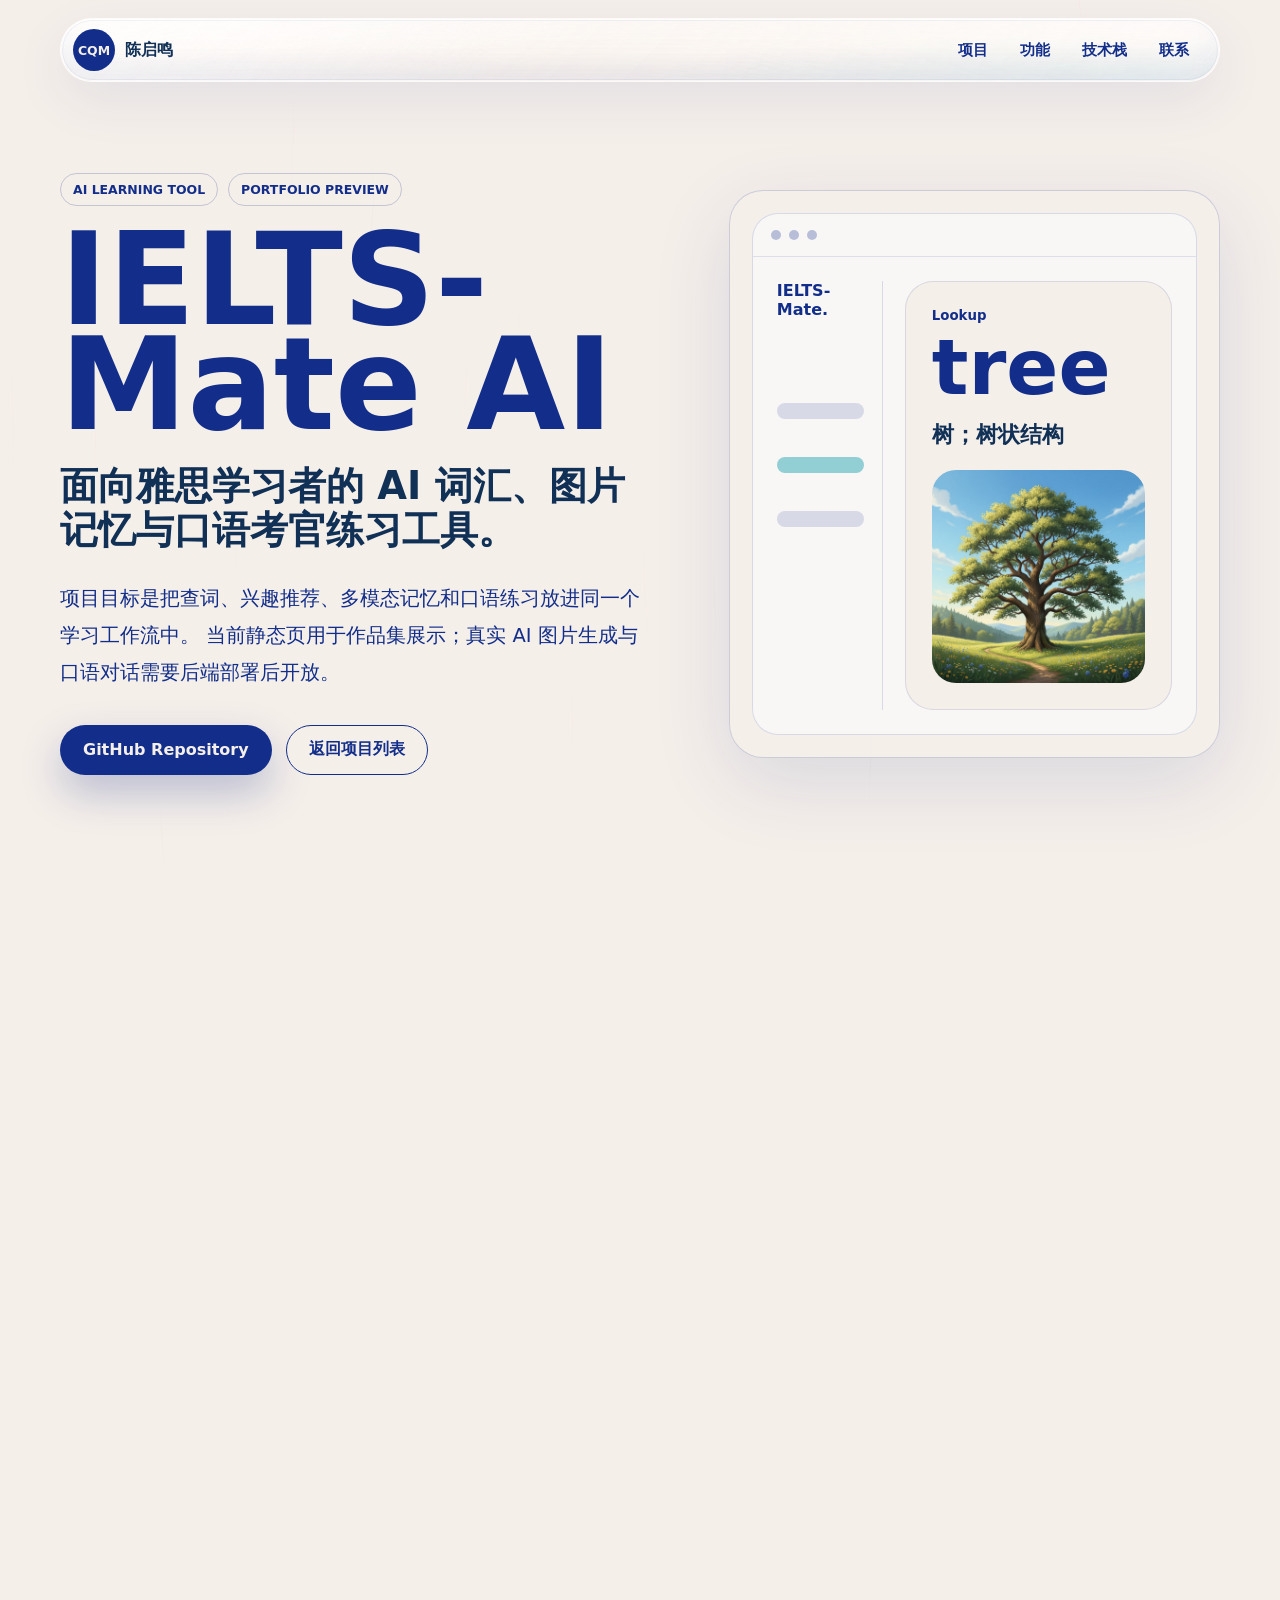
<file: ielts-mate.html>
<!doctype html>
<html lang="zh-CN">
  <head>
    <meta charset="UTF-8" />
    <meta name="viewport" content="width=device-width, initial-scale=1.0" />
    <meta
      name="description"
      content="IELTS-Mate AI 项目展示：面向雅思学习者的 AI 词汇、图片记忆与口语考官工具。"
    />
    <title>IELTS-Mate AI | 陈启鸣</title>
    <link
      rel="icon"
      href="data:image/svg+xml,%3Csvg xmlns='http://www.w3.org/2000/svg' viewBox='0 0 64 64'%3E%3Crect width='64' height='64' rx='12' fill='%23122E8A'/%3E%3Cpath d='M15 42V22h14v5h-8v10h8v5H15Zm18 0V22h6l5 8 5-8h6v20h-6V32l-4 6h-2l-4-6v10h-6Z' fill='%23F5EFEA'/%3E%3C/svg%3E"
    />
    <link rel="stylesheet" href="./styles.css?v=20260512-glass" />
    <style>
      .case-hero {
        min-height: 100svh;
        display: grid;
        grid-template-columns: minmax(0, 0.94fr) minmax(320px, 0.78fr);
        align-items: center;
        gap: clamp(34px, 6vw, 86px);
        padding: 122px 0 74px;
      }

      .case-kicker {
        display: inline-flex;
        gap: 10px;
        flex-wrap: wrap;
        margin-bottom: 22px;
      }

      .case-kicker span {
        padding: 8px 12px;
        border: 1px solid rgba(18, 46, 138, 0.22);
        border-radius: 999px;
        color: var(--deep-blue);
        font-family: var(--font-display);
        font-size: 0.78rem;
        font-weight: 900;
        text-transform: uppercase;
      }

      .case-title {
        margin-bottom: 28px;
        font-size: clamp(4rem, 10vw, 8.6rem);
      }

      .case-title span {
        max-width: 860px;
        font-size: clamp(1.58rem, 3vw, 3rem);
      }

      .case-panel {
        position: relative;
        overflow: hidden;
        min-height: 560px;
        padding: 22px;
        border: 1px solid rgba(18, 46, 138, 0.18);
        border-radius: 34px;
        background: rgba(245, 239, 234, 0.68);
        box-shadow: var(--shadow);
      }

      .case-window {
        min-height: 516px;
        border: 1px solid rgba(18, 46, 138, 0.14);
        border-radius: 26px;
        background: #f8f7f6;
        overflow: hidden;
      }

      .case-window-top {
        display: flex;
        gap: 8px;
        padding: 16px 18px;
        border-bottom: 1px solid rgba(18, 46, 138, 0.12);
      }

      .case-dot {
        width: 10px;
        height: 10px;
        border-radius: 50%;
        background: var(--deep-blue);
        opacity: 0.28;
      }

      .case-screen {
        display: grid;
        grid-template-columns: 106px 1fr;
        gap: 22px;
        padding: 24px;
      }

      .case-side {
        border-right: 1px solid rgba(18, 46, 138, 0.14);
        padding-right: 18px;
      }

      .case-logo {
        margin-bottom: 84px;
        color: var(--deep-blue);
        font-weight: 900;
      }

      .case-line {
        height: 16px;
        margin-bottom: 38px;
        border-radius: 999px;
        background: rgba(18, 46, 138, 0.14);
      }

      .case-line.active {
        background: var(--water-blue);
      }

      .lookup-card {
        align-self: center;
        padding: 26px;
        border: 1px solid rgba(18, 46, 138, 0.12);
        border-radius: 28px;
        background: var(--cream);
      }

      .lookup-card small {
        display: block;
        margin-bottom: 10px;
        color: var(--deep-blue);
        font-family: var(--font-display);
        font-weight: 900;
      }

      .lookup-card h2 {
        margin: 0;
        color: var(--deep-blue);
        font-family: var(--font-display);
        font-size: clamp(3rem, 6vw, 5.2rem);
        line-height: 0.92;
      }

      .lookup-card strong {
        display: block;
        margin: 16px 0 20px;
        color: var(--ink-blue);
        font-size: 1.38rem;
      }

      .mock-image {
        aspect-ratio: 1;
        display: grid;
        place-items: center;
        border-radius: 24px;
        color: var(--deep-blue);
        background:
          linear-gradient(135deg, rgba(145, 207, 213, 0.72), rgba(241, 221, 223, 0.88)),
          repeating-linear-gradient(45deg, rgba(18, 46, 138, 0.08) 0 8px, rgba(245, 239, 234, 0.72) 8px 16px);
        font-weight: 900;
        text-align: center;
        overflow: hidden;
      }

      .mock-image img {
        width: 100%;
        height: 100%;
        object-fit: cover;
        display: block;
      }

      .case-section {
        padding: 94px 0;
      }

      .case-grid {
        display: grid;
        grid-template-columns: repeat(3, minmax(0, 1fr));
        gap: 18px;
      }

      .case-card {
        min-height: 210px;
        padding: 26px;
        border: 1px solid rgba(18, 46, 138, 0.18);
        border-radius: 28px;
        background: rgba(245, 239, 234, 0.72);
        box-shadow: 0 18px 48px rgba(18, 46, 138, 0.08);
      }

      .case-card h3 {
        margin-bottom: 14px;
        color: var(--deep-blue);
        font-size: 1.35rem;
      }

      .case-card p,
      .case-note {
        color: var(--ink-blue);
        line-height: 1.85;
      }

      .tech-strip {
        display: flex;
        flex-wrap: wrap;
        gap: 12px;
      }

      .tech-strip span {
        padding: 12px 16px;
        border: 1px solid rgba(18, 46, 138, 0.2);
        border-radius: 999px;
        color: var(--cream);
        background: var(--deep-blue);
        font-weight: 900;
      }

      .case-note {
        margin-top: 34px;
        padding: 24px 26px;
        border-left: 5px solid var(--red);
        border-radius: 24px;
        background: rgba(255, 255, 255, 0.32);
      }

      .case-actions {
        display: flex;
        flex-wrap: wrap;
        gap: 14px;
        margin-top: 34px;
      }

      @media (max-width: 900px) {
        .case-hero,
        .case-grid {
          grid-template-columns: 1fr;
        }

        .case-panel {
          min-height: auto;
        }

        .case-screen {
          grid-template-columns: 1fr;
        }

        .case-side {
          display: none;
        }
      }
    </style>
  </head>
  <body>
    <div class="site-shell">
      <svg class="liquid-glass-filter" aria-hidden="true" focusable="false">
        <filter id="liquidGlass">
          <feTurbulence type="fractalNoise" baseFrequency="0.012 0.032" numOctaves="2" seed="7" result="noise" />
          <feDisplacementMap in="SourceGraphic" in2="noise" scale="7" xChannelSelector="R" yChannelSelector="G" />
        </filter>
      </svg>
      <canvas class="flow-field" id="flowField" aria-hidden="true"></canvas>

      <header class="topbar" data-reveal>
        <a class="brand" href="./index.html#top" aria-label="返回陈启鸣个人网站首页">
          <span class="brand-mark">CQM</span>
          <span class="brand-name">陈启鸣</span>
        </a>
        <nav class="nav" aria-label="项目页导航">
          <a href="./index.html#projects">项目</a>
          <a href="#features">功能</a>
          <a href="#stack">技术栈</a>
          <a href="./index.html#contact">联系</a>
        </nav>
      </header>

      <main id="top">
        <section class="case-hero section-wrap">
          <div>
            <div class="case-kicker" data-reveal>
              <span>AI Learning Tool</span>
              <span>Portfolio Preview</span>
            </div>
            <h1 class="case-title" data-reveal>
              IELTS-Mate AI
              <span>面向雅思学习者的 AI 词汇、图片记忆与口语考官练习工具。</span>
            </h1>
            <p class="hero-intro" data-reveal>
              项目目标是把查词、兴趣推荐、多模态记忆和口语练习放进同一个学习工作流中。
              当前静态页用于作品集展示；真实 AI 图片生成与口语对话需要后端部署后开放。
            </p>
            <div class="hero-actions" data-reveal>
              <a class="btn primary magnetic" href="https://github.com/R0xy-152/IELTS-Mate-AI">GitHub Repository</a>
              <a class="btn secondary magnetic" href="./index.html#projects">返回项目列表</a>
            </div>
          </div>

          <div class="case-panel" data-reveal>
            <div class="case-window">
              <div class="case-window-top">
                <span class="case-dot"></span>
                <span class="case-dot"></span>
                <span class="case-dot"></span>
              </div>
              <div class="case-screen">
                <div class="case-side">
                  <div class="case-logo">IELTS-Mate.</div>
                  <div class="case-line"></div>
                  <div class="case-line active"></div>
                  <div class="case-line"></div>
                </div>
                <div class="lookup-card">
                  <small>Lookup</small>
                  <h2>tree</h2>
                  <strong>树；树状结构</strong>
                  <div class="mock-image">
                    <img src="./ielts-tree-generated.jpg" alt="AI 生成的 tree 单词插图">
                  </div>
                </div>
              </div>
            </div>
          </div>
        </section>

        <section class="case-section section-wrap" id="features">
          <div class="section-heading" data-reveal>
            <p class="eyebrow">Product Design</p>
            <h2>从“查单词”扩展到“记住并使用单词”</h2>
          </div>
          <div class="case-grid">
            <article class="case-card" data-reveal>
              <h3>个性化推荐</h3>
              <p>用户可以选择兴趣标签，首页每日单词按任意标签匹配生成，默认覆盖编程、科技和金融。</p>
            </article>
            <article class="case-card" data-reveal>
              <h3>稳定查词链路</h3>
              <p>查词结果结合本地缓存、词典 API、本地 fallback、免费翻译服务和 Gemini，降低网络波动影响。</p>
            </article>
            <article class="case-card" data-reveal>
              <h3>AI 图片记忆</h3>
              <p>后端支持 Gemini 图片模型，根据单词和语义生成插图，并用每 IP 每天一次限制控制公开 Demo 成本。</p>
            </article>
            <article class="case-card" data-reveal>
              <h3>雅思口语考官</h3>
              <p>实验性口语模块模拟 IELTS examiner，支持双向对话、语音输入输出和评价反馈。</p>
            </article>
            <article class="case-card" data-reveal>
              <h3>部署安全</h3>
              <p>API key 只保存在后端环境变量中，不放进前端或 GitHub；静态页面只展示项目，不调用敏感接口。</p>
            </article>
            <article class="case-card" data-reveal>
              <h3>测试覆盖</h3>
              <p>后端核心流程使用 pytest 覆盖，包括每日单词、查词、图片额度、偏好设置和口语功能。</p>
            </article>
          </div>
        </section>

        <section class="case-section section-wrap" id="stack">
          <div class="section-heading" data-reveal>
            <p class="eyebrow">Implementation</p>
            <h2>轻量全栈原型，保留上线扩展空间</h2>
          </div>
          <div class="tech-strip" data-reveal>
            <span>FastAPI</span>
            <span>SQLite / SQLAlchemy</span>
            <span>Vanilla JavaScript</span>
            <span>Gemini API</span>
            <span>pytest</span>
            <span>Render-ready config</span>
          </div>
          <p class="case-note" data-reveal>
            今天这个页面可以直接作为静态作品集页面部署。后续如果接入 Render、Railway 或 VPS，
            可以把这里的 GitHub 链接旁边再加一个 Live Demo 入口，让访客实际体验 AI 图片生成和口语对话。
          </p>
          <div class="case-actions" data-reveal>
            <a class="btn primary magnetic" href="https://github.com/R0xy-152/IELTS-Mate-AI">查看代码</a>
            <a class="btn secondary magnetic" href="./index.html#contact">联系我</a>
          </div>
        </section>
      </main>
    </div>

    <script src="./script.js?v=20260512-final"></script>
  </body>
</html>
</file>
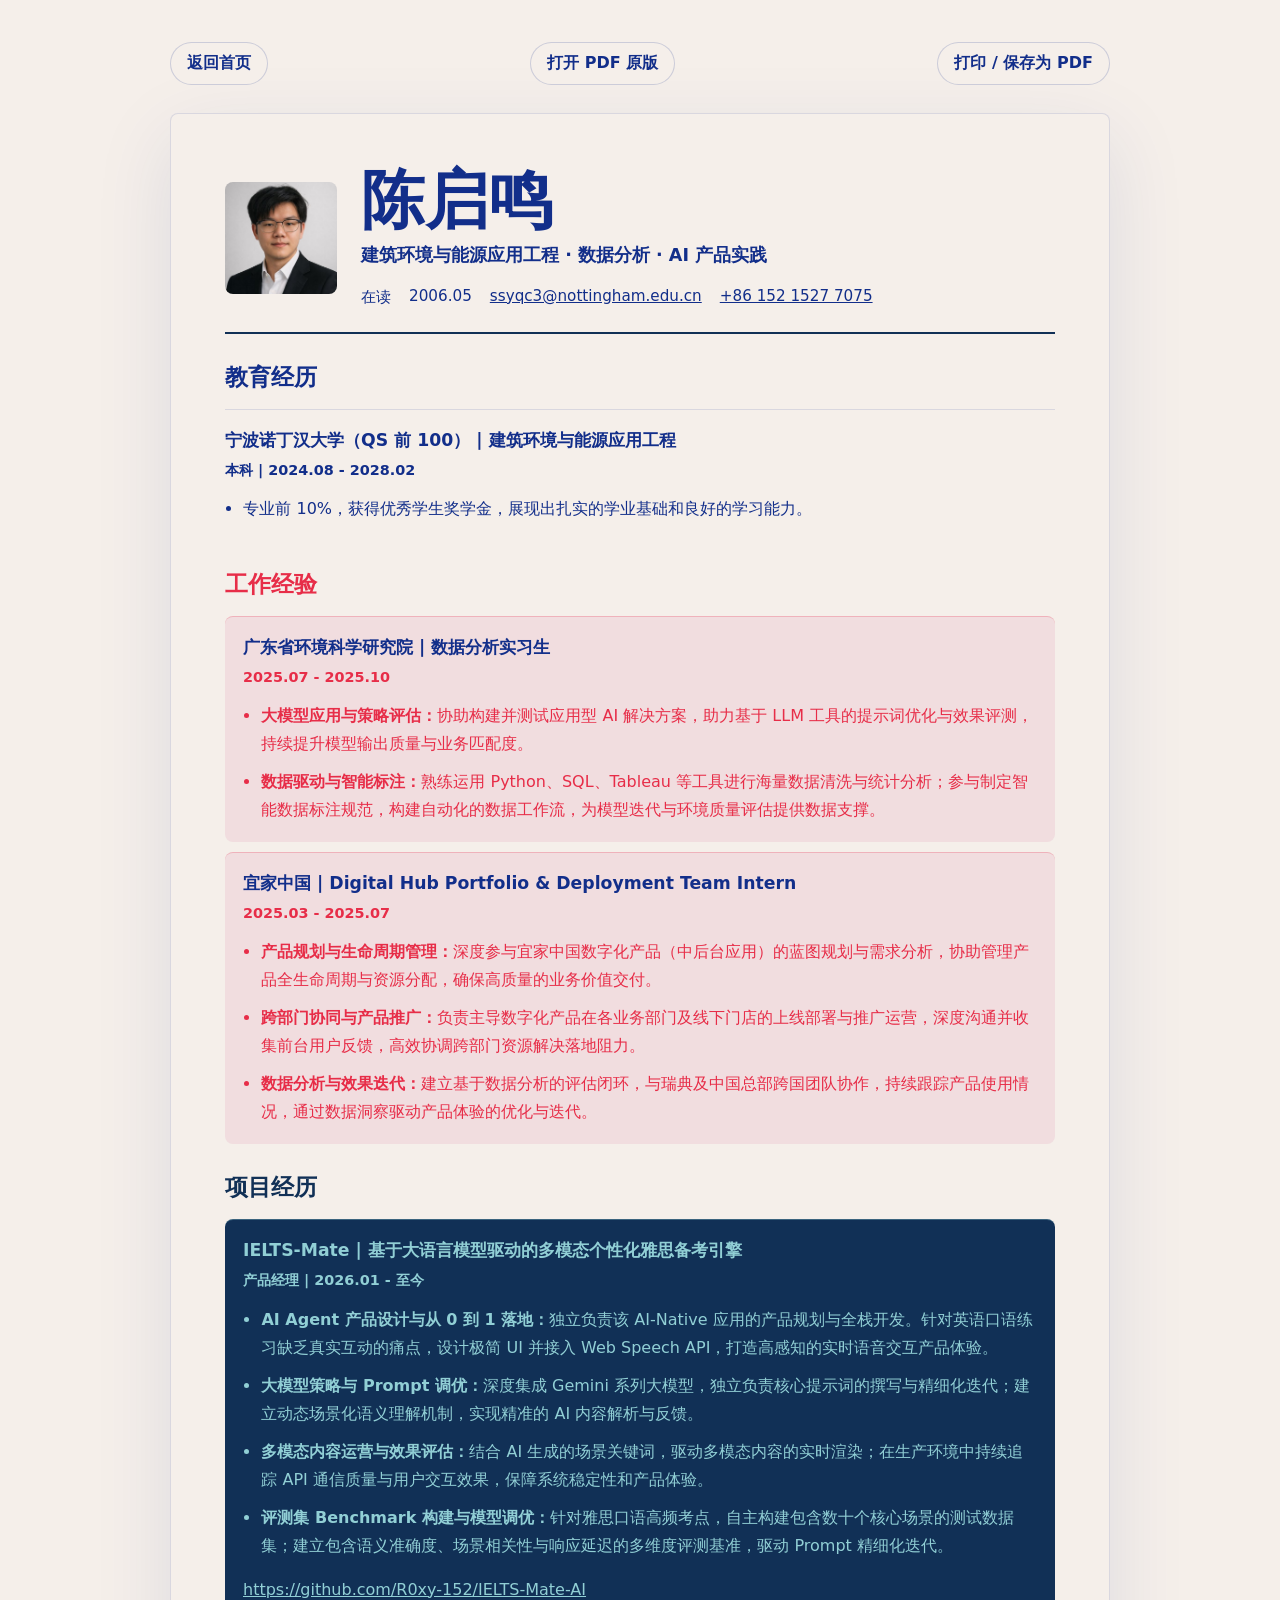
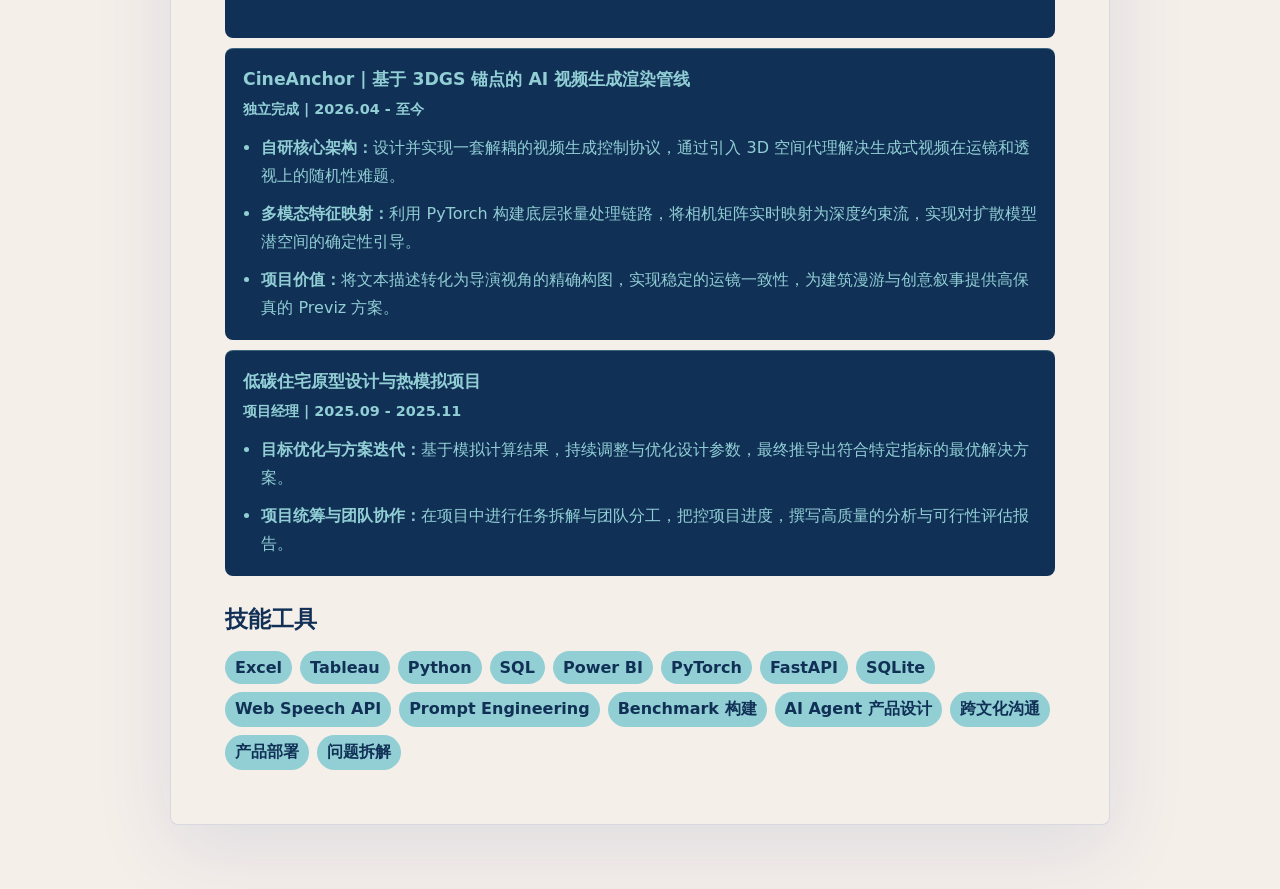
<file: resume.html>
<!doctype html>
<html lang="zh-CN">
  <head>
    <meta charset="UTF-8" />
    <meta name="viewport" content="width=device-width, initial-scale=1.0" />
    <title>陈启鸣 | 简历</title>
    <style>
      :root {
        --cream: #f5efea;
        --deep-blue: #122e8a;
        --ink-blue: #113056;
        --water-blue: #91cfd5;
        --soft-rose: #f1dddf;
        --red: #e72d48;
        --ink: #122e8a;
        --muted: #122e8a;
      }

      * {
        box-sizing: border-box;
      }

      body {
        margin: 0;
        color: var(--deep-blue);
        background: var(--cream);
        font-family: "PingFang SC", "Hiragino Sans GB", "Microsoft YaHei", system-ui, sans-serif;
        letter-spacing: 0;
      }

      a {
        color: inherit;
      }

      .page {
        width: min(940px, calc(100% - 32px));
        margin: 0 auto;
        padding: 42px 0 64px;
      }

      .toolbar {
        display: flex;
        justify-content: space-between;
        gap: 16px;
        margin-bottom: 28px;
      }

      .toolbar a,
      .toolbar button {
        border: 1px solid rgba(18, 46, 138, 0.18);
        border-radius: 999px;
        background: var(--cream);
        color: var(--deep-blue);
        cursor: pointer;
        font: inherit;
        font-weight: 800;
        padding: 10px 16px;
        text-decoration: none;
      }

      .sheet {
        padding: clamp(24px, 5vw, 54px);
        border: 1px solid rgba(18, 46, 138, 0.12);
        border-radius: 8px;
        background: var(--cream);
        box-shadow: 0 24px 80px rgba(18, 46, 138, 0.1);
      }

      .header {
        display: grid;
        grid-template-columns: 112px 1fr;
        gap: 24px;
        align-items: center;
        padding-bottom: 24px;
        border-bottom: 2px solid var(--ink-blue);
      }

      .avatar {
        width: 112px;
        aspect-ratio: 1;
        border-radius: 8px;
        object-fit: cover;
        object-position: 50% 20%;
      }

      h1 {
        margin: 0 0 8px;
        color: var(--deep-blue);
        font-size: clamp(2.2rem, 7vw, 4rem);
        line-height: 1;
      }

      .subtitle {
        margin: 0 0 16px;
        color: var(--deep-blue);
        font-size: 1.1rem;
        font-weight: 800;
      }

      .contact {
        display: flex;
        flex-wrap: wrap;
        gap: 8px 18px;
        color: var(--deep-blue);
        font-size: 0.95rem;
      }

      section {
        padding-top: 28px;
      }

      h2 {
        margin: 0 0 16px;
        color: var(--deep-blue);
        font-size: 1.45rem;
      }

      h3 {
        margin: 0 0 6px;
        color: var(--deep-blue);
        font-size: 1.08rem;
      }

      .meta {
        margin: 0 0 12px;
        color: inherit;
        font-size: 0.9rem;
        font-weight: 800;
      }

      p,
      li {
        color: inherit;
        line-height: 1.75;
      }

      ul {
        margin: 0;
        padding-left: 1.15rem;
      }

      li + li,
      .item + .item {
        margin-top: 10px;
      }

      .item {
        padding: 18px 0;
        border-top: 1px solid rgba(18, 46, 138, 0.12);
      }

      section:nth-of-type(2) h2 {
        color: var(--red);
      }

      section:nth-of-type(2) .item {
        color: var(--red);
        border-color: rgba(231, 45, 72, 0.24);
        background: var(--soft-rose);
        padding: 18px;
        border-radius: 8px;
      }

      section:nth-of-type(3) h2 {
        color: var(--ink-blue);
      }

      section:nth-of-type(3) .item {
        color: var(--water-blue);
        border-color: rgba(145, 207, 213, 0.32);
        background: var(--ink-blue);
        padding: 18px;
        border-radius: 8px;
      }

      section:nth-of-type(3) .item h3,
      section:nth-of-type(3) .item .meta,
      section:nth-of-type(3) .item a {
        color: var(--water-blue);
      }

      section:nth-of-type(4) h2 {
        color: var(--ink-blue);
      }

      .tags {
        display: flex;
        flex-wrap: wrap;
        gap: 8px;
        margin-top: 12px;
      }

      .tags span {
        display: inline-flex;
        padding: 7px 10px;
        border-radius: 999px;
        color: var(--ink-blue);
        background: var(--water-blue);
        font-weight: 800;
        transition: transform 220ms ease, box-shadow 220ms ease, background 220ms ease;
      }

      .tags span:hover {
        background: var(--ink-blue);
        color: var(--water-blue);
        transform: translateY(-3px) scale(1.04);
        box-shadow: 0 14px 32px rgba(17, 48, 86, 0.18);
      }

      @media print {
        body {
          background: #fff;
        }

        .page {
          width: 100%;
          padding: 0;
        }

        .toolbar {
          display: none;
        }

        .sheet {
          box-shadow: none;
          border: 0;
        }
      }

      @media (max-width: 640px) {
        .header {
          grid-template-columns: 1fr;
        }
      }
    </style>
  </head>
  <body>
    <main class="page">
      <div class="toolbar">
        <a href="./index.html">返回首页</a>
        <a href="./resume.pdf">打开 PDF 原版</a>
        <button onclick="window.print()">打印 / 保存为 PDF</button>
      </div>

      <article class="sheet">
        <header class="header">
          <img class="avatar" src="./CQM.jpg" alt="陈启鸣肖像照" />
          <div>
            <h1>陈启鸣</h1>
            <p class="subtitle">建筑环境与能源应用工程 · 数据分析 · AI 产品实践</p>
            <div class="contact">
              <span>在读</span>
              <span>2006.05</span>
              <a href="mailto:ssyqc3@nottingham.edu.cn">ssyqc3@nottingham.edu.cn</a>
              <a href="tel:+8615215277075">+86 152 1527 7075</a>
            </div>
          </div>
        </header>

        <section>
          <h2>教育经历</h2>
          <div class="item">
            <h3>宁波诺丁汉大学（QS 前 100） | 建筑环境与能源应用工程</h3>
            <p class="meta">本科 | 2024.08 - 2028.02</p>
            <ul>
              <li>专业前 10%，获得优秀学生奖学金，展现出扎实的学业基础和良好的学习能力。</li>
            </ul>
          </div>
        </section>

        <section>
          <h2>工作经验</h2>
          <div class="item">
            <h3>广东省环境科学研究院 | 数据分析实习生</h3>
            <p class="meta">2025.07 - 2025.10</p>
            <ul>
              <li><strong>大模型应用与策略评估：</strong>协助构建并测试应用型 AI 解决方案，助力基于 LLM 工具的提示词优化与效果评测，持续提升模型输出质量与业务匹配度。</li>
              <li><strong>数据驱动与智能标注：</strong>熟练运用 Python、SQL、Tableau 等工具进行海量数据清洗与统计分析；参与制定智能数据标注规范，构建自动化的数据工作流，为模型迭代与环境质量评估提供数据支撑。</li>
            </ul>
          </div>
          <div class="item">
            <h3>宜家中国 | Digital Hub Portfolio & Deployment Team Intern</h3>
            <p class="meta">2025.03 - 2025.07</p>
            <ul>
              <li><strong>产品规划与生命周期管理：</strong>深度参与宜家中国数字化产品（中后台应用）的蓝图规划与需求分析，协助管理产品全生命周期与资源分配，确保高质量的业务价值交付。</li>
              <li><strong>跨部门协同与产品推广：</strong>负责主导数字化产品在各业务部门及线下门店的上线部署与推广运营，深度沟通并收集前台用户反馈，高效协调跨部门资源解决落地阻力。</li>
              <li><strong>数据分析与效果迭代：</strong>建立基于数据分析的评估闭环，与瑞典及中国总部跨国团队协作，持续跟踪产品使用情况，通过数据洞察驱动产品体验的优化与迭代。</li>
            </ul>
          </div>
        </section>

        <section>
          <h2>项目经历</h2>
          <div class="item">
            <h3>IELTS-Mate | 基于大语言模型驱动的多模态个性化雅思备考引擎</h3>
            <p class="meta">产品经理 | 2026.01 - 至今</p>
            <ul>
              <li><strong>AI Agent 产品设计与从 0 到 1 落地：</strong>独立负责该 AI-Native 应用的产品规划与全栈开发。针对英语口语练习缺乏真实互动的痛点，设计极简 UI 并接入 Web Speech API，打造高感知的实时语音交互产品体验。</li>
              <li><strong>大模型策略与 Prompt 调优：</strong>深度集成 Gemini 系列大模型，独立负责核心提示词的撰写与精细化迭代；建立动态场景化语义理解机制，实现精准的 AI 内容解析与反馈。</li>
              <li><strong>多模态内容运营与效果评估：</strong>结合 AI 生成的场景关键词，驱动多模态内容的实时渲染；在生产环境中持续追踪 API 通信质量与用户交互效果，保障系统稳定性和产品体验。</li>
              <li><strong>评测集 Benchmark 构建与模型调优：</strong>针对雅思口语高频考点，自主构建包含数十个核心场景的测试数据集；建立包含语义准确度、场景相关性与响应延迟的多维度评测基准，驱动 Prompt 精细化迭代。</li>
            </ul>
            <p><a href="https://github.com/R0xy-152/IELTS-Mate-AI">https://github.com/R0xy-152/IELTS-Mate-AI</a></p>
          </div>
          <div class="item">
            <h3>CineAnchor | 基于 3DGS 锚点的 AI 视频生成渲染管线</h3>
            <p class="meta">独立完成 | 2026.04 - 至今</p>
            <ul>
              <li><strong>自研核心架构：</strong>设计并实现一套解耦的视频生成控制协议，通过引入 3D 空间代理解决生成式视频在运镜和透视上的随机性难题。</li>
              <li><strong>多模态特征映射：</strong>利用 PyTorch 构建底层张量处理链路，将相机矩阵实时映射为深度约束流，实现对扩散模型潜空间的确定性引导。</li>
              <li><strong>项目价值：</strong>将文本描述转化为导演视角的精确构图，实现稳定的运镜一致性，为建筑漫游与创意叙事提供高保真的 Previz 方案。</li>
            </ul>
          </div>
          <div class="item">
            <h3>低碳住宅原型设计与热模拟项目</h3>
            <p class="meta">项目经理 | 2025.09 - 2025.11</p>
            <ul>
              <li><strong>目标优化与方案迭代：</strong>基于模拟计算结果，持续调整与优化设计参数，最终推导出符合特定指标的最优解决方案。</li>
              <li><strong>项目统筹与团队协作：</strong>在项目中进行任务拆解与团队分工，把控项目进度，撰写高质量的分析与可行性评估报告。</li>
            </ul>
          </div>
        </section>

        <section>
          <h2>技能工具</h2>
          <div class="tags">
            <span>Excel</span>
            <span>Tableau</span>
            <span>Python</span>
            <span>SQL</span>
            <span>Power BI</span>
            <span>PyTorch</span>
            <span>FastAPI</span>
            <span>SQLite</span>
            <span>Web Speech API</span>
            <span>Prompt Engineering</span>
            <span>Benchmark 构建</span>
            <span>AI Agent 产品设计</span>
            <span>跨文化沟通</span>
            <span>产品部署</span>
            <span>问题拆解</span>
          </div>
        </section>
      </article>
    </main>
  </body>
</html>
</file>
<file: styles.css>
:root {
  --cream: #f5efea;
  --deep-blue: #122e8a;
  --ink-blue: #113056;
  --water-blue: #91cfd5;
  --soft-rose: #f1dddf;
  --red: #e72d48;
  --ink: #122e8a;
  --muted: #122e8a;
  --line: rgba(18, 46, 138, 0.18);
  --shadow: 0 24px 80px rgba(18, 46, 138, 0.12);
  --font-cn: "PingFang SC", "Hiragino Sans GB", "Microsoft YaHei", system-ui, -apple-system, BlinkMacSystemFont, "Segoe UI", sans-serif;
  --font-display: "Avenir Next", "Inter", "PingFang SC", system-ui, -apple-system, BlinkMacSystemFont, "Segoe UI", sans-serif;
}

* {
  box-sizing: border-box;
}

html {
  scroll-behavior: smooth;
  cursor: url("./pointer-64.png") 0 0, url("./pointer.cur"), url("./pointer.ani"), auto;
}

body {
  margin: 0;
  color: var(--deep-blue);
  background: var(--cream);
  font-family: var(--font-cn);
  letter-spacing: 0;
  min-width: 320px;
  overflow-x: clip;
}

body::selection {
  color: var(--soft-rose);
  background: var(--red);
}

a {
  color: inherit;
  text-decoration: none;
  cursor: url("./pointer-64.png") 0 0, url("./pointer.cur"), url("./pointer.ani"), pointer;
}

button,
.btn,
[role="button"] {
  cursor: url("./pointer-64.png") 0 0, url("./pointer.cur"), url("./pointer.ani"), pointer;
}

img {
  display: block;
  max-width: 100%;
}

.site-shell {
  position: relative;
  overflow: visible;
}

.liquid-glass-filter {
  position: absolute;
  width: 0;
  height: 0;
  overflow: hidden;
}

.flow-field {
  position: fixed;
  inset: 0;
  z-index: 0;
  width: 100vw;
  height: 100vh;
  pointer-events: none;
  opacity: 0.16;
}

.topbar,
main {
  position: relative;
  z-index: 1;
}

.section-wrap {
  width: min(1160px, calc(100% - 40px));
  margin: 0 auto;
}

.cqm-opening {
  --cqm-word-opacity: 1;
  --cqm-word-scale: 1;
  --cqm-word-y: 0px;
  --cqm-intro-opacity: 1;
  --cqm-intro-blur: 0px;
  --cqm-intro-x: 0px;
  --cqm-name-opacity: 1;
  --cqm-name-blur: 0px;
  --cqm-name-scale: 1;
  --cqm-name-x: 0px;
  --cqm-focus-opacity: 0;
  --cqm-focus-scale: 0.44;
  --cqm-mark-opacity: 0;
  --cqm-mark-scale: 0.86;
  --cqm-mark-x: 0px;
  --cqm-mark-y: 0px;
  position: relative;
  z-index: 4;
  height: 230svh;
  color: var(--cream);
  background: var(--deep-blue);
}

.cqm-opening-pin {
  position: sticky;
  top: 0;
  display: grid;
  place-items: center;
  height: 100svh;
  overflow: hidden;
  isolation: isolate;
}

.cqm-opening-word {
  position: relative;
  z-index: 2;
  display: flex;
  align-items: baseline;
  justify-content: center;
  margin: 0;
  color: var(--cream);
  font-family: var(--font-display);
  font-size: clamp(3.25rem, 11vw, 10rem);
  font-weight: 900;
  line-height: 0.92;
  letter-spacing: 0;
  opacity: var(--cqm-word-opacity);
  transform: translate3d(0, var(--cqm-word-y), 0) scale(var(--cqm-word-scale));
  will-change: transform, opacity;
}

.cqm-intro-text,
.cqm-name-text {
  display: inline-flex;
  align-items: baseline;
  will-change: transform, opacity, filter;
}

.cqm-intro-text {
  opacity: var(--cqm-intro-opacity);
  filter: blur(var(--cqm-intro-blur));
  transform: translate3d(var(--cqm-intro-x), 0, 0);
}

.cqm-name-text {
  margin-left: 0.18em;
  opacity: var(--cqm-name-opacity);
  filter: blur(var(--cqm-name-blur));
  transform: translate3d(var(--cqm-name-x), 0, 0) scale(var(--cqm-name-scale));
  transform-origin: center;
}

.cqm-opening-word [data-gravity-letter] {
  display: inline-block;
  min-width: 0.08em;
  transform: translate3d(var(--gx, 0px), var(--gy, 0px), 0) rotate(var(--gr, 0deg));
  transition: transform 620ms cubic-bezier(0.16, 1, 0.3, 1);
  will-change: transform;
}

.cqm-focus-orb {
  position: absolute;
  z-index: 1;
  top: 50%;
  left: 50%;
  width: 125vmax;
  aspect-ratio: 1;
  border: 1px solid rgba(255, 255, 255, 0.82);
  border-radius: 50%;
  background:
    radial-gradient(circle at 48% 44%, rgba(255, 255, 255, 0.98), rgba(245, 239, 234, 0.94) 36%, rgba(245, 239, 234, 0.42) 50%, rgba(245, 239, 234, 0.08) 62%, transparent 68%);
  box-shadow:
    inset 0 0 90px rgba(255, 255, 255, 0.52),
    0 0 90px rgba(255, 255, 255, 0.16),
    0 0 170px rgba(145, 207, 213, 0.2);
  opacity: var(--cqm-focus-opacity);
  transform: translate(-50%, -50%) scale(var(--cqm-focus-scale));
  will-change: transform, opacity;
}

.cqm-opening-mark {
  position: absolute;
  z-index: 3;
  top: 50%;
  left: 50%;
  display: grid;
  place-items: center;
  width: 124px;
  height: 124px;
  color: var(--cream);
  background: var(--deep-blue);
  border: 1px solid rgba(245, 239, 234, 0.42);
  border-radius: 50%;
  box-shadow:
    inset 0 1px 0 rgba(255, 255, 255, 0.28),
    0 22px 54px rgba(0, 0, 0, 0.18);
  font-family: var(--font-display);
  font-size: 1.62rem;
  font-weight: 900;
  opacity: var(--cqm-mark-opacity);
  transform: translate(-50%, -50%) translate3d(var(--cqm-mark-x), var(--cqm-mark-y), 0) scale(var(--cqm-mark-scale));
  will-change: transform, opacity;
}

.cqm-scroll-hint {
  position: absolute;
  z-index: 2;
  left: 50%;
  bottom: 30px;
  margin: 0;
  color: rgba(245, 239, 234, 0.72);
  font-family: var(--font-display);
  font-size: 0.72rem;
  font-weight: 800;
  letter-spacing: 0.16em;
  text-transform: uppercase;
  opacity: calc(1 - var(--cqm-focus-opacity));
  transform: translateX(-50%);
}

.topbar {
  position: fixed;
  z-index: 20;
  top: 18px;
  left: 50%;
  width: min(1160px, calc(100% - 32px));
  transform: translateX(-50%);
  display: flex;
  align-items: center;
  justify-content: space-between;
  gap: 20px;
  padding: 10px 12px;
  border: 1px solid rgba(255, 255, 255, 0.54);
  background:
    linear-gradient(135deg, rgba(255, 255, 255, 0.46), rgba(245, 239, 234, 0.2) 44%, rgba(255, 255, 255, 0.34)),
    rgba(245, 239, 234, 0.26);
  box-shadow:
    inset 0 1px 0 rgba(255, 255, 255, 0.72),
    inset 0 -18px 34px rgba(18, 46, 138, 0.045),
    0 18px 54px rgba(18, 46, 138, 0.08);
  backdrop-filter: blur(28px) saturate(1.45) brightness(1.04);
  -webkit-backdrop-filter: blur(28px) saturate(1.45) brightness(1.04);
  border-radius: 999px;
  isolation: isolate;
  overflow: hidden;
}

.reveal-ready .topbar.cqm-topbar[data-reveal],
.reveal-ready .topbar.cqm-topbar[data-reveal].is-visible {
  opacity: var(--cqm-nav-opacity, 0);
  transform: translateX(-50%) translateY(var(--cqm-nav-y, -18px));
  transition:
    opacity 260ms ease,
    transform 520ms cubic-bezier(0.22, 1, 0.36, 1),
    box-shadow 240ms ease,
    background 240ms ease;
}

.topbar.cqm-topbar {
  opacity: var(--cqm-nav-opacity, 0);
  transform: translateX(-50%) translateY(var(--cqm-nav-y, -18px));
  pointer-events: none;
}

.topbar.cqm-topbar.is-cqm-ready {
  pointer-events: auto;
}

.topbar::before,
.topbar::after {
  content: "";
  position: absolute;
  inset: 0;
  border-radius: inherit;
  pointer-events: none;
}

.topbar::before {
  z-index: -1;
  background:
    radial-gradient(120% 160% at 8% 0%, rgba(255, 255, 255, 0.64), transparent 42%),
    radial-gradient(92% 150% at 92% 100%, rgba(145, 207, 213, 0.22), transparent 48%),
    linear-gradient(180deg, rgba(255, 255, 255, 0.36), rgba(255, 255, 255, 0.07));
  filter: url("#liquidGlass");
  opacity: 0.72;
}

.topbar::after {
  z-index: 0;
  border: 1px solid rgba(255, 255, 255, 0.48);
  box-shadow:
    inset 0 0 0 1px rgba(18, 46, 138, 0.05),
    inset 0 18px 28px rgba(255, 255, 255, 0.24),
    inset 0 -16px 24px rgba(18, 46, 138, 0.04);
  background:
    linear-gradient(115deg, rgba(255, 255, 255, 0.34), transparent 38%),
    linear-gradient(280deg, rgba(255, 255, 255, 0.18), transparent 44%);
}

.brand {
  position: relative;
  z-index: 1;
  display: inline-flex;
  align-items: center;
  gap: 10px;
  min-width: 0;
  font-weight: 800;
}

.brand-mark {
  display: grid;
  place-items: center;
  width: 42px;
  height: 42px;
  color: var(--cream);
  background: var(--deep-blue);
  border-radius: 50%;
  font-family: var(--font-display);
  font-size: 0.78rem;
}

.cqm-topbar .brand-mark {
  opacity: var(--cqm-brand-opacity, 0);
  transform: scale(var(--cqm-brand-scale, 0.72));
  transition:
    opacity 260ms ease,
    transform 420ms cubic-bezier(0.22, 1, 0.36, 1);
}

.brand-name {
  color: var(--ink-blue);
  white-space: nowrap;
}

.nav {
  position: relative;
  z-index: 1;
  display: flex;
  align-items: center;
  gap: 4px;
  padding-right: 4px;
}

.nav a {
  padding: 9px 14px;
  color: var(--deep-blue);
  border-radius: 999px;
  font-size: 0.93rem;
  font-weight: 700;
  transition: color 220ms ease, background 220ms ease;
}

.nav a:hover {
  color: var(--cream);
  background: var(--deep-blue);
}

.hero {
  min-height: 100svh;
  display: grid;
  grid-template-columns: minmax(0, 1.04fr) minmax(320px, 0.72fr);
  align-items: center;
  gap: clamp(34px, 6vw, 86px);
  padding: 122px 0 74px;
}

.home-hero {
  grid-template-columns: 1fr;
  gap: 0;
  min-height: 100svh;
  padding-top: 112px;
}

.home-hero-copy {
  width: min(960px, 100%);
}

.eyebrow {
  margin: 0 0 18px;
  color: var(--deep-blue);
  font-family: var(--font-display);
  font-size: clamp(0.76rem, 1vw, 0.86rem);
  font-weight: 800;
  text-transform: uppercase;
  letter-spacing: 0.08em;
}

h1,
h2,
h3,
p {
  margin-top: 0;
}

h1 {
  margin-bottom: 24px;
  color: var(--deep-blue);
  font-family: var(--font-display);
  font-size: clamp(4rem, 10vw, 9.4rem);
  line-height: 0.82;
  letter-spacing: 0;
}

h1 span {
  display: block;
  max-width: 820px;
  margin-top: 26px;
  color: var(--ink-blue);
  font-family: var(--font-cn);
  font-size: clamp(1.72rem, 3.2vw, 3.25rem);
  line-height: 1.14;
  font-weight: 900;
}

.hero-intro {
  max-width: 720px;
  margin-bottom: 34px;
  color: var(--deep-blue);
  font-size: clamp(1rem, 1.6vw, 1.22rem);
  line-height: 1.9;
}

.home-hero h1 {
  max-width: 960px;
  margin-bottom: 0;
  font-size: clamp(3.6rem, 8.6vw, 7.6rem);
  line-height: 0.86;
}

.home-hero h1 span {
  max-width: 860px;
  margin-top: 24px;
  font-size: clamp(1.48rem, 3.2vw, 2.8rem);
  line-height: 1.14;
}

.hero-signal-map {
  display: grid;
  grid-template-columns: repeat(6, minmax(0, 1fr));
  gap: 12px;
  max-width: 840px;
  margin: 32px 0 34px;
}

.insight-chip {
  min-width: 0;
  padding: 14px 16px;
  border: 1px solid rgba(18, 46, 138, 0.18);
  border-radius: 8px;
  background: rgba(245, 239, 234, 0.72);
  box-shadow: 0 16px 42px rgba(18, 46, 138, 0.08);
  backdrop-filter: blur(16px);
  -webkit-backdrop-filter: blur(16px);
}

.insight-chip span {
  display: block;
  color: var(--deep-blue);
  font-family: var(--font-display);
  font-size: 0.78rem;
  font-weight: 900;
  line-height: 1.1;
  text-transform: uppercase;
}

.insight-chip p {
  margin: 7px 0 0;
  color: var(--ink-blue);
  font-size: 0.92rem;
  line-height: 1.5;
}

.chip-user {
  grid-column: 1 / 4;
  transform: rotate(-1.4deg);
}

.chip-product {
  grid-column: 4 / 7;
  margin-top: 18px;
  transform: rotate(1.2deg);
}

.chip-growth {
  grid-column: 2 / 5;
  transform: translateY(-4px) rotate(0.8deg);
}

.chip-ai {
  grid-column: 5 / 7;
  transform: translateY(-22px) rotate(-1deg);
}

.hero-actions {
  display: flex;
  flex-wrap: wrap;
  gap: 14px;
}

.btn {
  position: relative;
  display: inline-flex;
  align-items: center;
  justify-content: center;
  min-height: 50px;
  padding: 0 22px;
  border: 1px solid transparent;
  border-radius: 999px;
  font-weight: 800;
  overflow: hidden;
  transition: transform 240ms ease, box-shadow 240ms ease, background 240ms ease;
}

.btn.primary {
  color: var(--cream);
  background: var(--deep-blue);
  box-shadow: 0 18px 40px rgba(18, 46, 138, 0.26);
}

.btn.secondary {
  color: var(--deep-blue);
  background: var(--cream);
  border-color: var(--deep-blue);
}

.btn:hover {
  transform: translateY(-3px);
}

.portrait-stage {
  position: relative;
  align-self: stretch;
  display: flex;
  min-height: 560px;
  align-items: center;
  justify-content: center;
}

.portrait-stage-lite {
  min-height: 430px;
  opacity: 0.92;
}

.portrait-stage-lite::before {
  inset: 15% 6% 18% 18%;
  opacity: 0.78;
}

.portrait-stage-lite::after {
  display: none;
}

.portrait-stage-lite .portrait-frame {
  width: min(314px, 31vw);
  border-width: 8px;
  box-shadow: 0 22px 64px rgba(18, 46, 138, 0.1);
  transform: rotate(0.8deg);
}

.portrait-stage::before {
  content: "";
  position: absolute;
  inset: 9% -3% 11% 12%;
  background: var(--deep-blue);
  clip-path: polygon(9% 0, 100% 8%, 88% 100%, 0 91%);
  opacity: 0.96;
}

.portrait-stage::after {
  content: "";
  position: absolute;
  right: 0;
  bottom: 8%;
  width: 42%;
  height: 18%;
  background: var(--cream);
  clip-path: polygon(0 18%, 100% 0, 82% 82%, 8% 100%);
  mix-blend-mode: multiply;
}

.portrait-frame {
  position: relative;
  z-index: 1;
  width: min(410px, 78vw);
  aspect-ratio: 4 / 5;
  overflow: hidden;
  border: 10px solid var(--cream);
  border-radius: 8px;
  box-shadow: var(--shadow);
  transform: rotate(1.4deg);
}

.portrait-frame img {
  width: 100%;
  height: 100%;
  object-fit: cover;
  object-position: 50% 18%;
  filter: saturate(0.96) contrast(1.03);
  transform: scale(1.03);
}

.signal-strip {
  position: absolute;
  z-index: 2;
  left: 0;
  bottom: 14%;
  display: flex;
  gap: 8px;
  transform: rotate(-4deg);
}

.signal-strip span {
  padding: 9px 12px;
  color: var(--soft-rose);
  background: var(--red);
  border-radius: 999px;
  font-family: var(--font-display);
  font-size: 0.77rem;
  font-weight: 800;
  box-shadow: 0 14px 34px rgba(231, 45, 72, 0.22);
}

.profile-band {
  position: relative;
  z-index: 2;
  padding: 96px 0;
  background: var(--deep-blue);
  color: var(--cream);
}

.profile-grid {
  display: grid;
  grid-template-columns: 0.8fr 1.2fr;
  gap: 34px 72px;
}

.section-heading h2 {
  max-width: 680px;
  margin-bottom: 0;
  color: var(--deep-blue);
  font-size: clamp(2rem, 5vw, 4.6rem);
  line-height: 1.02;
  font-weight: 900;
}

.section-heading.inverse h2,
.profile-band .section-heading h2 {
  color: var(--cream);
}

.profile-band .eyebrow {
  color: var(--cream);
}

.education-section .section-heading h2,
.timeline-section .section-heading h2,
.education-section .eyebrow,
.timeline-section .eyebrow {
  color: var(--red);
}

.project-band .section-heading.inverse h2,
.project-band .eyebrow {
  color: var(--water-blue);
}

.skill-section .section-heading h2,
.skill-section .eyebrow {
  color: var(--ink-blue);
}

.contact-band .section-heading.inverse h2,
.contact-band .eyebrow {
  color: var(--soft-rose);
}

.profile-copy p {
  margin-bottom: 0;
  color: var(--cream);
  font-size: clamp(1rem, 1.45vw, 1.2rem);
  line-height: 1.92;
}

.metric-grid {
  grid-column: 1 / -1;
  display: grid;
  grid-template-columns: repeat(4, 1fr);
  gap: 1px;
  overflow: hidden;
  border: 1px solid rgba(245, 239, 234, 0.28);
  border-radius: 8px;
  background: rgba(245, 239, 234, 0.28);
}

.metric-grid article {
  min-height: 170px;
  padding: 24px;
  background: var(--deep-blue);
}

.metric-grid span {
  display: block;
  margin-bottom: 28px;
  color: var(--cream);
  font-family: var(--font-display);
  font-size: clamp(2rem, 4vw, 3.6rem);
  font-weight: 800;
  line-height: 1;
}

.metric-grid strong,
.metric-grid p {
  display: block;
  margin-bottom: 8px;
}

.metric-grid p {
  color: var(--cream);
  line-height: 1.7;
}

.education-section,
.timeline-section {
  position: relative;
  z-index: 2;
  padding: 110px 0;
}

.education-section,
.timeline-section {
  color: var(--red);
  background: var(--soft-rose);
  border-radius: 8px;
}

.skill-section {
  width: 100%;
  padding: 110px max(20px, calc((100% - 1160px) / 2));
  color: var(--ink-blue);
  background: var(--water-blue);
}

.education-panel {
  display: grid;
  grid-template-columns: 0.8fr 1.2fr;
  gap: 34px;
  margin-top: 42px;
  padding: clamp(24px, 4vw, 46px);
  border: 1px solid rgba(231, 45, 72, 0.22);
  border-radius: 8px;
  background: var(--soft-rose);
  box-shadow: none;
}

.period {
  margin-bottom: 12px;
  color: inherit;
  font-family: var(--font-display);
  font-size: 0.84rem;
  font-weight: 800;
  text-transform: uppercase;
}

.education-panel h3,
.timeline-content h3,
.project-card h3,
.skill-grid h3 {
  margin-bottom: 10px;
  color: inherit;
  font-size: clamp(1.24rem, 2vw, 1.72rem);
  line-height: 1.24;
}

.education-panel p,
.education-panel li,
.timeline-content li,
.project-card p,
.skill-grid p {
  color: inherit;
  line-height: 1.78;
}

ul {
  margin: 0;
  padding-left: 1.1rem;
}

li + li {
  margin-top: 10px;
}

.timeline {
  position: relative;
  margin-top: 46px;
}

.timeline::before {
  content: "";
  position: absolute;
  top: 12px;
  bottom: 12px;
  left: 21px;
  width: 2px;
  background: var(--red);
}

.timeline-item {
  position: relative;
  display: grid;
  grid-template-columns: 44px minmax(0, 1fr);
  gap: 28px;
}

.timeline-item + .timeline-item {
  margin-top: 26px;
}

.time-node {
  position: relative;
  z-index: 1;
  width: 44px;
  height: 44px;
  border: 11px solid var(--soft-rose);
  border-radius: 50%;
  background: var(--red);
  box-shadow: none;
}

.timeline-content {
  padding: clamp(22px, 4vw, 38px);
  border: 1px solid rgba(231, 45, 72, 0.22);
  border-radius: 8px;
  background: var(--soft-rose);
}

.role {
  margin-bottom: 22px;
  color: var(--red);
  font-weight: 800;
}

.project-band {
  position: relative;
  z-index: 2;
  margin-top: 0;
  padding: 112px 0 124px;
  color: var(--ink-blue);
  background:
    linear-gradient(180deg, var(--soft-rose) 0%, #fbfaf8 18%, #fbfaf8 100%);
}

.project-band .section-heading.inverse h2 {
  color: var(--ink-blue);
}

.project-band .eyebrow {
  color: var(--red);
}

.narrative-bridge {
  --bridge-progress: 0;
  --bridge-enter: 0;
  --bridge-exit: 0;
  position: relative;
  z-index: 1;
  height: 155svh;
  overflow: clip;
  color: var(--cream);
  background: var(--deep-blue);
}

.bridge-pin {
  position: sticky;
  top: 0;
  display: grid;
  place-items: center;
  height: 100svh;
  overflow: hidden;
  isolation: isolate;
}

.bridge-to-education {
  background:
    linear-gradient(
      180deg,
      var(--deep-blue) 0%,
      #173f9a 42%,
      rgba(241, 221, 223, 0.72) 74%,
      var(--soft-rose) 100%
    );
}

.bridge-to-projects {
  color: var(--ink-blue);
  background:
    linear-gradient(
      180deg,
      var(--soft-rose) 0%,
      rgba(241, 221, 223, 0.9) 24%,
      rgba(145, 207, 213, 0.6) 64%,
      #fbfaf8 100%
    );
}

.bridge-pin::before,
.bridge-pin::after {
  content: "";
  position: absolute;
  pointer-events: none;
}

.bridge-pin::before {
  inset: 12%;
  border: 1px solid rgba(245, 239, 234, 0.28);
  border-radius: 50%;
  opacity: var(--bridge-ring-opacity, 0.18);
  transform: scale(var(--bridge-ring-scale, 0.68)) rotate(var(--bridge-ring-rotate, 0deg));
}

.bridge-pin::after {
  left: 50%;
  top: 50%;
  width: 130vmax;
  height: 1px;
  background: linear-gradient(90deg, transparent, rgba(245, 239, 234, 0.72), transparent);
  opacity: var(--bridge-line-opacity, 0.28);
  transform: translate(-50%, -50%) rotate(var(--bridge-line-rotate, -12deg));
}

.bridge-iris {
  position: absolute;
  left: 50%;
  top: 50%;
  width: min(74vmin, 720px);
  aspect-ratio: 1;
  border-radius: 50%;
  opacity: var(--bridge-iris-opacity, 0.18);
  transform: translate(-50%, -50%) scale(var(--bridge-iris-scale, 0.38));
  filter: blur(var(--bridge-blur, 0px));
  will-change: transform, opacity;
}

.bridge-to-education .bridge-iris {
  background:
    radial-gradient(circle at 50% 50%, rgba(245, 239, 234, 0.94), rgba(241, 221, 223, 0.68) 42%, rgba(145, 207, 213, 0.14) 62%, transparent 68%);
  box-shadow: 0 0 90px rgba(145, 207, 213, 0.18);
}

.bridge-to-projects .bridge-iris {
  background:
    radial-gradient(circle at 50% 50%, rgba(18, 48, 86, 0.9), rgba(18, 46, 138, 0.84) 44%, rgba(145, 207, 213, 0.16) 64%, transparent 70%);
  box-shadow: 0 0 110px rgba(18, 46, 138, 0.2);
}

.bridge-copy {
  position: relative;
  z-index: 2;
  width: min(880px, calc(100% - 40px));
  text-align: center;
  opacity: var(--bridge-copy-opacity, 0.18);
  transform: translate3d(0, var(--bridge-copy-y, 34px), 0) scale(var(--bridge-copy-scale, 0.94));
  will-change: transform, opacity;
}

.bridge-copy .eyebrow {
  color: currentColor;
  opacity: 0.76;
}

.bridge-copy h2 {
  margin: 0 auto;
  max-width: 820px;
  color: currentColor;
  font-size: clamp(2.45rem, 7vw, 6.5rem);
  line-height: 0.96;
  font-weight: 900;
}

.bridge-orbit {
  position: absolute;
  z-index: 2;
  left: 50%;
  top: 50%;
  width: min(68vmin, 660px);
  aspect-ratio: 1;
  opacity: var(--bridge-orbit-opacity, 0.2);
  transform: translate(-50%, -50%) rotate(var(--bridge-orbit-rotate, 0deg));
  will-change: transform, opacity;
}

.bridge-orbit span {
  position: absolute;
  display: inline-flex;
  align-items: center;
  justify-content: center;
  min-width: 108px;
  min-height: 36px;
  padding: 0 14px;
  border: 1px solid currentColor;
  border-radius: 999px;
  background: rgba(245, 239, 234, 0.08);
  color: currentColor;
  font-family: var(--font-display);
  font-size: 0.74rem;
  font-weight: 900;
  line-height: 1;
  text-transform: uppercase;
  backdrop-filter: blur(14px);
  -webkit-backdrop-filter: blur(14px);
}

.bridge-orbit span:nth-child(1) {
  top: 0;
  left: 50%;
  transform: translate(-50%, -50%) rotate(var(--bridge-counter-rotate, 0deg));
}

.bridge-orbit span:nth-child(2) {
  right: 0;
  top: 62%;
  transform: translate(42%, -50%) rotate(var(--bridge-counter-rotate, 0deg));
}

.bridge-orbit span:nth-child(3) {
  left: 0;
  top: 62%;
  transform: translate(-42%, -50%) rotate(var(--bridge-counter-rotate, 0deg));
}

.project-grid {
  display: grid;
  grid-template-columns: repeat(3, minmax(0, 1fr));
  gap: clamp(18px, 2.4vw, 28px);
  align-items: end;
  margin-top: 54px;
}

.project-card {
  position: relative;
  min-height: 560px;
  padding: clamp(22px, 3vw, 34px);
  border: 1px solid rgba(18, 46, 138, 0.1);
  border-radius: 8px;
  background:
    linear-gradient(180deg, rgba(255, 255, 255, 0.86), rgba(245, 239, 234, 0.78)),
    var(--cream);
  box-shadow: 0 28px 90px rgba(18, 46, 138, 0.08);
  overflow: visible;
  isolation: isolate;
  transition:
    min-height 560ms cubic-bezier(0.22, 1, 0.36, 1),
    transform 520ms cubic-bezier(0.22, 1, 0.36, 1),
    box-shadow 520ms cubic-bezier(0.22, 1, 0.36, 1),
    border-color 360ms ease;
}

.project-card::before {
  content: "";
  position: absolute;
  inset: auto 0 0;
  z-index: 2;
  height: 54%;
  background:
    linear-gradient(180deg, rgba(251, 250, 248, 0), rgba(251, 250, 248, 0.78) 30%, rgba(251, 250, 248, 0.98) 76%),
    radial-gradient(circle at 50% 100%, rgba(18, 46, 138, 0.12), transparent 58%);
  opacity: 0.86;
  pointer-events: none;
  transition: opacity 360ms ease;
}

.project-card::after {
  content: "";
  position: absolute;
  inset: 0;
  z-index: 0;
  border-radius: inherit;
  background:
    linear-gradient(180deg, rgba(255, 255, 255, 0.86), rgba(245, 239, 234, 0.78)),
    var(--cream);
  pointer-events: none;
}

.project-card > * {
  position: relative;
  z-index: 3;
}

.project-card.featured {
  transform: translateY(-24px);
  background:
    linear-gradient(180deg, rgba(255, 255, 255, 0.92), rgba(245, 239, 234, 0.72)),
    var(--cream);
}

.project-card.featured::after {
  background:
    linear-gradient(180deg, rgba(255, 255, 255, 0.92), rgba(245, 239, 234, 0.72)),
    var(--cream);
}

.project-card:hover,
.project-card:has(.text-link:focus-visible) {
  transform: translateY(-16px);
  border-color: rgba(18, 46, 138, 0.2);
  box-shadow: 0 34px 110px rgba(18, 46, 138, 0.14);
}

.project-card.featured:hover,
.project-card.featured:has(.text-link:focus-visible) {
  transform: translateY(-38px);
}

.project-index {
  position: absolute;
  z-index: 4;
  top: 30px;
  left: 30px;
  margin: 0;
  color: var(--ink-blue);
  font-family: var(--font-display);
  font-size: clamp(1.9rem, 4vw, 3.6rem);
  font-weight: 800;
  line-height: 0.8;
}

.project-visual {
  position: absolute;
  z-index: 1;
  inset: 28px 20px 118px;
  display: grid;
  place-items: center;
  overflow: visible;
  transform: translate3d(0, 0, 0) scale(1);
  transition:
    transform 620ms cubic-bezier(0.22, 1, 0.36, 1),
    filter 420ms ease;
}

.project-card:hover .project-visual,
.project-card:has(.text-link:focus-visible) .project-visual {
  transform: translate3d(0, -206px, 0) scale(0.86);
  filter: saturate(1.08);
}

.project-cineanchor:hover .project-visual,
.project-cineanchor:has(.text-link:focus-visible) .project-visual {
  transform: translate3d(0, -190px, 0) scale(0.9);
}

.project-emoji {
  position: relative;
  z-index: 2;
  display: block;
  font-size: clamp(6.2rem, 11vw, 10rem);
  line-height: 1;
  filter: drop-shadow(0 28px 34px rgba(18, 46, 138, 0.2));
  transform: rotate(-4deg);
  transform-origin: 50% 58%;
  will-change: transform;
}

.project-cineanchor .project-emoji {
  transform: rotate(5deg);
}

.project-carbon .project-emoji {
  transform: rotate(-2deg);
}

.project-cineanchor .project-emoji {
  z-index: 2;
}

.project-cineanchor:hover .project-emoji,
.project-cineanchor:has(.text-link:focus-visible) .project-emoji {
  animation: cineCameraArc 980ms cubic-bezier(0.22, 1, 0.36, 1) both;
}

.project-carbon:hover .project-emoji,
.project-carbon:has(.text-link:focus-visible) .project-emoji {
  animation: houseShake 720ms ease-in-out both;
}

.cine-dancer {
  position: absolute;
  z-index: 3;
  display: block;
  font-size: clamp(5.4rem, 9vw, 8.5rem);
  line-height: 1;
  opacity: 0;
  filter: drop-shadow(0 28px 34px rgba(18, 46, 138, 0.22));
  transform: translate3d(0, 14px, 0) scale(0.68) rotate(-3deg);
  transition:
    opacity 240ms ease,
    transform 520ms cubic-bezier(0.22, 1, 0.36, 1);
}

.project-cineanchor:hover .cine-dancer,
.project-cineanchor:has(.text-link:focus-visible) .cine-dancer {
  opacity: 1;
  transform: translate3d(0, 0, 0) scale(0.86) rotate(-3deg);
}

.visual-orbit {
  position: absolute;
  width: min(72%, 270px);
  aspect-ratio: 1;
  border: 1px solid rgba(18, 46, 138, 0.14);
  border-radius: 50%;
}

.orbit-one {
  transform: rotate(-14deg) scaleX(1.18);
}

.orbit-two {
  width: min(52%, 210px);
  border-color: rgba(231, 45, 72, 0.16);
  transform: rotate(22deg) scaleX(1.36);
}

.visual-bubble {
  position: absolute;
  right: 14%;
  bottom: 18%;
  z-index: 3;
  display: inline-flex;
  min-height: 34px;
  align-items: center;
  padding: 0 13px;
  border-radius: 999px;
  color: var(--cream);
  background: var(--deep-blue);
  box-shadow: 0 14px 30px rgba(18, 46, 138, 0.18);
  font-family: var(--font-display);
  font-size: 0.7rem;
  font-weight: 900;
  text-transform: uppercase;
  opacity: 0;
  pointer-events: none;
  transform: translate3d(0, 12px, 0) scale(0.72);
  transition:
    opacity 220ms ease,
    transform 420ms cubic-bezier(0.22, 1, 0.36, 1);
}

.project-ielts .visual-bubble {
  right: 17%;
  bottom: 52%;
  min-height: 40px;
  padding: 0 18px;
  border: 2px solid rgba(18, 46, 138, 0.16);
  border-radius: 18px;
  color: var(--ink-blue);
  background: rgba(255, 255, 255, 0.94);
  box-shadow: 0 16px 36px rgba(18, 46, 138, 0.14);
  font-size: 0.9rem;
  text-transform: none;
}

.project-ielts .visual-bubble::after {
  content: "";
  position: absolute;
  left: 14px;
  bottom: -9px;
  width: 16px;
  height: 16px;
  border-right: 2px solid rgba(18, 46, 138, 0.16);
  border-bottom: 2px solid rgba(18, 46, 138, 0.16);
  background: rgba(255, 255, 255, 0.94);
  transform: rotate(38deg);
}

.project-ielts:hover .visual-bubble,
.project-ielts:has(.text-link:focus-visible) .visual-bubble {
  opacity: 1;
  transform: translate3d(28px, -18px, 0) scale(1) rotate(-4deg);
}

.project-cineanchor .visual-bubble,
.project-carbon .visual-bubble {
  display: none;
}

.project-copy {
  position: absolute;
  inset: auto 0 0;
  z-index: 4;
  min-height: 104px;
  max-height: 104px;
  overflow: hidden;
  padding: 30px clamp(22px, 3vw, 34px) 28px;
  color: var(--ink-blue);
  transition:
    max-height 560ms cubic-bezier(0.22, 1, 0.36, 1),
    box-shadow 360ms ease;
}

.project-copy::before {
  content: "";
  position: absolute;
  inset: 0;
  z-index: -1;
  border-top: 1px solid rgba(18, 46, 138, 0.08);
  background:
    linear-gradient(180deg, rgba(251, 250, 248, 0.2), rgba(251, 250, 248, 0.96) 22%, #fbfaf8 100%);
  box-shadow:
    0 -28px 70px rgba(18, 46, 138, 0.16),
    inset 0 1px 0 rgba(255, 255, 255, 0.78);
  backdrop-filter: blur(16px);
  -webkit-backdrop-filter: blur(16px);
}

.project-card:hover .project-copy,
.project-card:has(.text-link:focus-visible) .project-copy {
  max-height: 620px;
}

.project-card h3 {
  margin-bottom: 0;
  color: var(--ink-blue);
  text-shadow: 0 18px 30px rgba(18, 46, 138, 0.18);
  transition: margin-bottom 360ms ease;
}

.project-card:hover h3,
.project-card:has(.text-link:focus-visible) h3 {
  margin-bottom: 18px;
}

.project-copy > :not(h3) {
  opacity: 0;
  transform: translate3d(0, 18px, 0);
  pointer-events: none;
  transition:
    opacity 320ms ease,
    transform 460ms cubic-bezier(0.22, 1, 0.36, 1);
}

.project-card:hover .project-copy > :not(h3),
.project-card:has(.text-link:focus-visible) .project-copy > :not(h3) {
  opacity: 1;
  transform: translate3d(0, 0, 0);
  pointer-events: auto;
}

.project-subtitle {
  margin-bottom: 18px;
  color: var(--ink-blue);
  font-weight: 800;
  text-shadow: 0 14px 28px rgba(18, 46, 138, 0.16);
}

.project-points {
  display: grid;
  gap: 8px;
  opacity: 0;
  transform: translateY(18px);
  transition:
    opacity 360ms ease,
    transform 520ms cubic-bezier(0.22, 1, 0.36, 1);
}

.project-card:hover .project-points,
.project-card:has(.text-link:focus-visible) .project-points {
  opacity: 1;
  transform: translateY(0);
}

@keyframes cineCameraArc {
  0% {
    opacity: 0.62;
    transform: translate3d(-118px, 26px, 0) scale(0.72) rotate(-18deg);
  }

  42% {
    opacity: 0.76;
    transform: translate3d(-8px, -76px, 0) scale(0.8) rotate(-4deg);
  }

  72% {
    opacity: 0.72;
    transform: translate3d(62px, -34px, 0) scale(0.76) rotate(9deg);
  }

  100% {
    opacity: 0.62;
    transform: translate3d(126px, 24px, 0) scale(0.72) rotate(18deg);
  }
}

@keyframes houseShake {
  0%,
  100% {
    transform: translate3d(0, 0, 0) rotate(-2deg);
  }

  18% {
    transform: translate3d(-6px, 0, 0) rotate(-7deg);
  }

  36% {
    transform: translate3d(5px, -2px, 0) rotate(5deg);
  }

  54% {
    transform: translate3d(-4px, 1px, 0) rotate(-5deg);
  }

  72% {
    transform: translate3d(3px, 0, 0) rotate(3deg);
  }
}

@media (min-width: 721px) {
  .project-card:hover,
  .project-card:has(.text-link:focus-visible) {
    min-height: 760px;
  }

  .project-card:hover .project-visual,
  .project-card:has(.text-link:focus-visible) .project-visual {
    transform: translate3d(0, -270px, 0) scale(0.84);
  }

  .project-cineanchor:hover .project-visual,
  .project-cineanchor:has(.text-link:focus-visible) .project-visual {
    transform: translate3d(0, -260px, 0) scale(0.88);
  }
}

.project-points p,
.project-card .period {
  color: var(--ink-blue);
  text-shadow: 0 14px 28px rgba(18, 46, 138, 0.12);
}

.text-link {
  display: inline-flex;
  margin-top: 18px;
  color: var(--deep-blue);
  font-family: var(--font-display);
  font-weight: 800;
}

.project-links {
  display: flex;
  flex-wrap: wrap;
  gap: 10px 18px;
  align-items: center;
}

.project-links .text-link {
  margin-top: 18px;
}

.radar-panel {
  display: grid;
  grid-template-columns: minmax(320px, 0.92fr) minmax(280px, 0.72fr);
  gap: clamp(28px, 5vw, 72px);
  align-items: center;
  margin-top: 46px;
  padding: clamp(22px, 4vw, 46px);
  border: 1px solid rgba(17, 48, 86, 0.24);
  border-radius: 8px;
  background: rgba(245, 239, 234, 0.18);
}

.radar-chart {
  margin: 0;
}

.radar-chart svg {
  display: block;
  width: 100%;
  max-width: 620px;
  margin: 0 auto;
  overflow: visible;
}

.radar-grid polygon,
.radar-grid line {
  fill: none;
  stroke: rgba(17, 48, 86, 0.28);
  stroke-width: 1.3;
}

.radar-area {
  fill: rgba(18, 46, 138, 0.22);
  stroke: none;
  transform-box: fill-box;
  transform-origin: center;
}

.radar-line {
  fill: none;
  stroke: var(--deep-blue);
  stroke-width: 5;
  stroke-linecap: round;
  stroke-linejoin: round;
  stroke-dasharray: 1120;
  stroke-dashoffset: 1120;
}

.radar-dots circle {
  fill: var(--red);
  stroke: var(--soft-rose);
  stroke-width: 4;
  opacity: 0;
  transform-box: fill-box;
  transform-origin: center;
}

.radar-labels text {
  fill: var(--ink-blue);
  font-family: var(--font-display);
  font-size: 22px;
  font-weight: 900;
  letter-spacing: 0;
}

.radar-notes {
  display: grid;
  gap: 1px;
  overflow: hidden;
  border: 1px solid rgba(17, 48, 86, 0.22);
  border-radius: 8px;
  background: rgba(17, 48, 86, 0.22);
}

.radar-notes article {
  display: grid;
  grid-template-columns: 52px minmax(0, 1fr);
  gap: 18px;
  align-items: start;
  padding: 22px;
  color: var(--ink-blue);
  background: var(--water-blue);
}

.radar-notes span {
  color: var(--red);
  font-family: var(--font-display);
  font-weight: 900;
}

.radar-notes p {
  margin-bottom: 0;
  color: inherit;
  line-height: 1.72;
}

.radar-panel.is-visible .radar-area {
  animation: radarBloom 900ms cubic-bezier(0.22, 1, 0.36, 1) forwards;
}

.radar-panel.is-visible .radar-line {
  animation: radarTrace 1300ms 120ms cubic-bezier(0.22, 1, 0.36, 1) forwards;
}

.radar-panel.is-visible .radar-dots circle {
  animation: radarDot 520ms cubic-bezier(0.22, 1, 0.36, 1) forwards;
}

.radar-panel.is-visible .radar-dots circle:nth-child(2) {
  animation-delay: 140ms;
}

.radar-panel.is-visible .radar-dots circle:nth-child(3) {
  animation-delay: 220ms;
}

.radar-panel.is-visible .radar-dots circle:nth-child(4) {
  animation-delay: 300ms;
}

.radar-panel.is-visible .radar-dots circle:nth-child(5) {
  animation-delay: 380ms;
}

.radar-panel.is-visible .radar-dots circle:nth-child(6) {
  animation-delay: 460ms;
}

.video-transition {
  --join-progress: 0;
  position: relative;
  height: 340svh;
  background: var(--ink-blue);
}

.video-pin {
  position: sticky;
  top: 0;
  height: 100svh;
  overflow: hidden;
  background: var(--ink-blue);
  isolation: isolate;
}

.video-pin::after {
  content: "";
  position: absolute;
  inset: 0;
  z-index: 3;
  pointer-events: none;
  background:
    linear-gradient(90deg, rgba(17, 48, 86, 0.34), transparent 22%, transparent 78%, rgba(17, 48, 86, 0.34)),
    linear-gradient(180deg, rgba(17, 48, 86, 0.22), transparent 28%, transparent 72%, rgba(17, 48, 86, 0.26));
  opacity: calc(0.34 + var(--join-progress) * 0.28);
}

.split-panel {
  position: absolute;
  top: 0;
  z-index: 2;
  width: 50vw;
  height: 100%;
  overflow: hidden;
  background: var(--ink-blue);
  will-change: transform;
  transform: translate3d(0, 0, 0);
}

.split-panel-left {
  left: 0;
  transform: translate3d(-100%, 0, 0);
}

.split-panel-right {
  right: 0;
  transform: translate3d(100%, 0, 0);
}

.split-video {
  position: absolute;
  top: 0;
  width: 100vw;
  max-width: none;
  height: 100%;
  object-fit: cover;
  filter: saturate(1.04) contrast(1.04);
}

.split-video-left {
  left: 0;
}

.split-video-right {
  right: 0;
}

.transition-caption {
  position: absolute;
  inset: 0;
  z-index: 4;
  display: grid;
  place-items: center;
  padding: 0 24px;
  pointer-events: none;
  opacity: calc(1 - var(--join-progress));
  transform: translate3d(0, calc(var(--join-progress) * -22px), 0);
  transition: opacity 120ms linear;
}

.transition-caption span {
  max-width: min(980px, 88vw);
  color: rgba(245, 239, 234, 0.86);
  font-family: var(--font-display);
  font-size: clamp(2.4rem, 8vw, 8rem);
  font-weight: 900;
  line-height: 0.92;
  letter-spacing: 0;
  text-align: center;
  text-shadow: 0 24px 84px rgba(17, 48, 86, 0.46);
}

.game-wall-section {
  position: relative;
  min-height: 118svh;
  padding: 110px 0 130px;
  overflow: hidden;
  color: var(--deep-blue);
  background: var(--cream);
}

.game-wall-section::before {
  content: "";
  position: absolute;
  inset: auto -10vw 0;
  height: 38%;
  background: var(--soft-rose);
}

.game-wall-heading {
  position: relative;
  z-index: 2;
  margin-bottom: 18px;
}

.game-wall-copy {
  max-width: 620px;
  margin: 18px 0 0;
  color: var(--deep-blue);
  font-size: clamp(1rem, 1.5vw, 1.18rem);
  font-weight: 800;
  line-height: 1.78;
}

.game-wall {
  position: relative;
  z-index: 1;
  display: grid;
  grid-template-columns: repeat(5, minmax(150px, 1fr));
  gap: clamp(14px, 2.2vw, 26px);
  width: min(1420px, 136vw);
  margin: -16px auto 0;
  transform: rotate(-15deg) translate3d(-2vw, 0, 0);
  transform-origin: 50% 50%;
  will-change: transform;
}

.cover-column {
  display: grid;
  gap: clamp(14px, 2.2vw, 26px);
  will-change: transform;
  transform: translate3d(0, 0, 0);
}

.cover-column:nth-child(even) {
  margin-top: clamp(56px, 10vw, 150px);
}

.cover-column img {
  width: 100%;
  aspect-ratio: 3 / 4;
  object-fit: cover;
  border-radius: 8px;
  box-shadow: 0 22px 54px rgba(17, 48, 86, 0.2);
  transform: translateZ(0);
}

.contact-band {
  padding: 104px 0 120px;
  color: var(--soft-rose);
  background: var(--red);
}

.contact-grid {
  display: grid;
  grid-template-columns: 1fr 0.86fr;
  gap: 42px;
  align-items: start;
}

.contact-panel {
  display: grid;
  gap: 10px;
  padding: clamp(22px, 4vw, 36px);
  border: 1px solid rgba(241, 221, 223, 0.36);
  border-radius: 8px;
  background: var(--red);
}

.contact-panel a {
  min-width: 0;
  padding: 17px 0;
  color: var(--soft-rose);
  border-bottom: 1px solid rgba(241, 221, 223, 0.32);
  font-family: var(--font-display);
  font-weight: 800;
  overflow-wrap: anywhere;
  transition: color 220ms ease, transform 220ms ease;
}

.contact-panel a:last-child {
  border-bottom: 0;
}

.contact-panel a:hover {
  color: var(--soft-rose);
  transform: translateX(5px);
}

.case-hero {
  min-height: 100svh;
  display: grid;
  grid-template-columns: minmax(0, 1fr) minmax(320px, 0.78fr);
  align-items: center;
  gap: clamp(34px, 6vw, 86px);
  padding: 126px 0 84px;
}

.motion-language-opening {
  --motion-progress: 0;
  --motion-active: 0;
  position: relative;
  min-height: 360svh;
  color: var(--cream);
  background: var(--ink-blue);
}

.motion-opening-pin {
  position: sticky;
  top: 0;
  min-height: 100svh;
  display: grid;
  align-items: center;
  overflow: hidden;
  padding: 118px 0 64px;
  background:
    linear-gradient(90deg, rgba(17, 48, 86, 0.92), rgba(17, 48, 86, 0.74)),
    radial-gradient(circle at 78% 38%, rgba(145, 207, 213, 0.22), transparent 36%),
    var(--ink-blue);
}

.motion-opening-grid {
  display: grid;
  grid-template-columns: minmax(0, 0.9fr) minmax(320px, 1fr);
  gap: clamp(34px, 6vw, 86px);
  align-items: center;
}

.motion-opening-copy {
  max-width: 600px;
}

.motion-opening-copy .eyebrow {
  color: var(--water-blue);
}

.motion-opening-copy h1 {
  margin-bottom: 26px;
  color: var(--cream);
  font-size: clamp(2.7rem, 6.4vw, 6.3rem);
  line-height: 0.96;
}

.motion-opening-copy p {
  margin-bottom: 22px;
  color: var(--water-blue);
  font-size: clamp(1.04rem, 1.6vw, 1.26rem);
  line-height: 1.9;
}

.motion-opening-copy strong {
  display: block;
  color: var(--cream);
  font-size: clamp(1.2rem, 2vw, 1.7rem);
  line-height: 1.45;
}

.motion-video-stage {
  display: grid;
  justify-items: center;
  gap: 22px;
  min-width: 0;
}

.motion-video-stack {
  position: relative;
  width: min(720px, 100%);
  aspect-ratio: 2.174 / 1;
  perspective: 1400px;
}

.motion-video-card {
  --card-x: 0px;
  --card-y: 0px;
  --card-scale: 1;
  --card-rotate: 0deg;
  --card-opacity: 1;
  position: absolute;
  inset: 0;
  overflow: hidden;
  border: 9px solid rgba(245, 239, 234, 0.96);
  border-radius: 22px;
  background: var(--ink-blue);
  box-shadow: 0 34px 90px rgba(0, 0, 0, 0.34);
  opacity: var(--card-opacity);
  transform:
    translate3d(var(--card-x), var(--card-y), 0)
    rotate(var(--card-rotate))
    scale(var(--card-scale));
  transform-origin: 50% 80%;
  transition: box-shadow 180ms ease;
  will-change: transform, opacity;
}

.motion-video-card:nth-child(1) {
  z-index: 3;
}

.motion-video-card:nth-child(2) {
  z-index: 2;
}

.motion-video-card:nth-child(3) {
  z-index: 1;
}

.motion-video-card::after {
  content: "";
  position: absolute;
  inset: 0;
  pointer-events: none;
  background:
    linear-gradient(180deg, rgba(17, 48, 86, 0.18), transparent 48%, rgba(17, 48, 86, 0.62)),
    linear-gradient(90deg, rgba(145, 207, 213, 0.16), transparent 34%, rgba(231, 45, 72, 0.12));
}

.motion-video-card video {
  width: 100%;
  height: 100%;
  object-fit: cover;
  filter: saturate(1.05) contrast(1.04);
}

.motion-card-label {
  position: absolute;
  z-index: 2;
  left: 18px;
  right: 18px;
  bottom: 16px;
  display: flex;
  align-items: center;
  justify-content: space-between;
  gap: 14px;
  color: var(--cream);
  font-family: var(--font-display);
  font-weight: 900;
  text-shadow: 0 14px 34px rgba(17, 48, 86, 0.6);
}

.motion-card-label span {
  display: grid;
  place-items: center;
  width: 38px;
  height: 38px;
  border-radius: 50%;
  color: var(--ink-blue);
  background: var(--water-blue);
  font-size: 0.82rem;
}

.motion-card-label strong {
  min-width: 0;
  overflow-wrap: anywhere;
}

.motion-progress {
  display: flex;
  gap: 10px;
  align-items: center;
  justify-content: center;
}

.motion-progress span {
  width: 34px;
  height: 6px;
  border-radius: 999px;
  background: rgba(245, 239, 234, 0.24);
  transition: width 220ms ease, background 220ms ease;
}

.motion-progress span.is-active {
  width: 58px;
  background: var(--water-blue);
}

.case-hero-copy h1 {
  font-size: clamp(3rem, 7.2vw, 6rem);
  line-height: 0.9;
  word-break: keep-all;
}

.case-hero-copy h1 span {
  max-width: 620px;
  font-size: clamp(1.48rem, 2.7vw, 2.5rem);
  line-height: 1.18;
}

.case-hero-copy .hero-intro {
  max-width: 620px;
}

.case-media {
  margin: 0;
  color: var(--deep-blue);
}

.depth-frame {
  position: relative;
  overflow: hidden;
  border: 10px solid var(--cream);
  border-radius: 8px;
  background:
    linear-gradient(135deg, rgba(145, 207, 213, 0.2), transparent 48%),
    repeating-linear-gradient(90deg, rgba(245, 239, 234, 0.08) 0 1px, transparent 1px 18px),
    var(--ink-blue);
  box-shadow: var(--shadow);
  transform: rotate(1.2deg);
}

.depth-frame::before {
  content: "";
  position: absolute;
  inset: 0;
  z-index: 1;
  pointer-events: none;
  background:
    linear-gradient(90deg, rgba(145, 207, 213, 0.18), transparent 30%, rgba(231, 45, 72, 0.16)),
    linear-gradient(180deg, transparent 64%, rgba(17, 48, 86, 0.34));
  mix-blend-mode: screen;
}

.depth-frame::after {
  content: "DEPTH MAP";
  position: absolute;
  left: 18px;
  bottom: 16px;
  z-index: 2;
  color: rgba(145, 207, 213, 0.78);
  font-family: var(--font-display);
  font-size: 0.76rem;
  font-weight: 900;
  letter-spacing: 0.08em;
}

.depth-frame img {
  width: 100%;
  aspect-ratio: 16 / 9;
  object-fit: cover;
  image-rendering: pixelated;
  opacity: 0.38;
  filter: contrast(1.18) saturate(1.08);
  mix-blend-mode: screen;
  transform: scale(1.02);
}

.case-media figcaption {
  margin-top: 18px;
  color: var(--deep-blue);
  font-size: 0.95rem;
  font-weight: 800;
  line-height: 1.7;
}

.case-problem,
.case-progress,
.case-future,
.case-links {
  padding: 104px 0;
  color: var(--cream);
  background: var(--ink-blue);
}

.case-strategy {
  padding: 108px 0;
  color: var(--ink-blue);
  background:
    radial-gradient(circle at 88% 14%, rgba(145, 207, 213, 0.28), transparent 30%),
    linear-gradient(180deg, rgba(245, 239, 234, 0.96), rgba(241, 221, 223, 0.82)),
    var(--cream);
}

.case-strategy .section-heading h2,
.case-strategy .eyebrow {
  color: var(--deep-blue);
}

.strategy-lead {
  max-width: 940px;
  margin: 28px 0 0;
  color: var(--ink-blue);
  font-size: clamp(1.08rem, 1.7vw, 1.36rem);
  font-weight: 800;
  line-height: 1.82;
}

.strategy-grid {
  display: grid;
  grid-template-columns: repeat(4, minmax(0, 1fr));
  gap: 1px;
  overflow: hidden;
  margin-top: 46px;
  border: 1px solid rgba(18, 46, 138, 0.14);
  border-radius: 8px;
  background: rgba(18, 46, 138, 0.14);
  box-shadow: 0 28px 80px rgba(17, 48, 86, 0.08);
}

.strategy-grid article {
  min-height: 310px;
  padding: clamp(22px, 3vw, 32px);
  color: var(--ink-blue);
  background: rgba(251, 250, 248, 0.9);
}

.strategy-grid span {
  display: block;
  margin-bottom: 38px;
  color: var(--red);
  font-family: var(--font-display);
  font-size: clamp(1.8rem, 3.6vw, 3.6rem);
  font-weight: 900;
  line-height: 0.86;
}

.strategy-grid h3 {
  margin-bottom: 14px;
  color: var(--deep-blue);
  font-size: clamp(1.16rem, 1.7vw, 1.48rem);
}

.strategy-grid p {
  margin-bottom: 0;
  color: var(--ink-blue);
  line-height: 1.76;
  overflow-wrap: anywhere;
}

.case-two-column {
  display: grid;
  grid-template-columns: 0.92fr 1.08fr;
  gap: clamp(30px, 5vw, 72px);
  align-items: start;
}

.case-copy p {
  margin-bottom: 0;
  color: var(--cream);
  font-size: clamp(1.06rem, 1.5vw, 1.26rem);
  line-height: 1.9;
}

.case-pipeline,
.case-role {
  padding: 108px 0;
}

.case-pipeline .section-heading h2,
.case-pipeline .eyebrow,
.case-role .section-heading h2,
.case-role .eyebrow {
  color: var(--red);
}

.pipeline-strip {
  display: grid;
  grid-template-columns: repeat(4, minmax(0, 1fr));
  gap: 1px;
  overflow: hidden;
  margin-top: 46px;
  border: 1px solid rgba(231, 45, 72, 0.24);
  border-radius: 8px;
  background: rgba(231, 45, 72, 0.24);
}

.pipeline-strip article {
  min-height: 250px;
  padding: clamp(20px, 3vw, 30px);
  color: var(--red);
  background: var(--soft-rose);
}

.pipeline-strip span,
.progress-grid span {
  display: block;
  margin-bottom: 32px;
  font-family: var(--font-display);
  font-weight: 900;
}

.pipeline-strip strong {
  display: block;
  margin-bottom: 14px;
  color: inherit;
  font-family: var(--font-display);
  font-size: clamp(1.05rem, 1.4vw, 1.28rem);
  overflow-wrap: anywhere;
}

.pipeline-strip p,
.progress-grid p,
.role-list p {
  margin-bottom: 0;
  color: inherit;
  line-height: 1.72;
}

.progress-grid {
  display: grid;
  grid-template-columns: repeat(4, minmax(0, 1fr));
  gap: 18px;
  margin-top: 46px;
}

.progress-grid article {
  min-height: 280px;
  padding: clamp(22px, 3vw, 32px);
  border: 1px solid rgba(145, 207, 213, 0.28);
  border-radius: 8px;
  color: var(--water-blue);
  background: var(--ink-blue);
}

.progress-grid h3 {
  margin-bottom: 12px;
  color: var(--water-blue);
  font-size: clamp(1.14rem, 1.6vw, 1.44rem);
}

.role-list {
  display: grid;
  grid-template-columns: repeat(4, minmax(0, 1fr));
  gap: 1px;
  overflow: hidden;
  margin-top: 46px;
  border: 1px solid rgba(231, 45, 72, 0.24);
  border-radius: 8px;
  background: rgba(231, 45, 72, 0.24);
}

.role-list article {
  padding: clamp(22px, 4vw, 34px);
  color: var(--red);
  background: var(--soft-rose);
}

.role-list strong {
  display: block;
  margin-bottom: 14px;
  color: inherit;
  font-size: clamp(1.16rem, 1.8vw, 1.46rem);
}

.case-links {
  background: var(--red);
}

.case-future {
  background: var(--ink-blue);
}

.future-grid {
  display: grid;
  grid-template-columns: repeat(3, minmax(0, 1fr));
  gap: 18px;
  margin-top: 46px;
}

.future-grid article {
  min-height: 300px;
  padding: clamp(22px, 3vw, 34px);
  border: 1px solid rgba(145, 207, 213, 0.28);
  border-radius: 8px;
  color: var(--water-blue);
  background: var(--ink-blue);
}

.future-grid span {
  display: block;
  margin-bottom: 42px;
  color: var(--water-blue);
  font-family: var(--font-display);
  font-size: clamp(2rem, 4vw, 4.4rem);
  font-weight: 900;
  line-height: 0.82;
}

.future-grid h3 {
  margin-bottom: 14px;
  color: var(--water-blue);
  font-size: clamp(1.2rem, 1.7vw, 1.5rem);
}

.future-grid p,
.future-closing {
  color: inherit;
  line-height: 1.78;
}

.future-closing {
  max-width: 860px;
  margin: 34px 0 0;
  color: var(--cream);
  font-size: clamp(1.08rem, 1.7vw, 1.34rem);
  font-weight: 800;
}

.reveal-ready [data-reveal] {
  opacity: 0;
  transform: translateY(28px);
  transition: opacity 800ms cubic-bezier(0.22, 1, 0.36, 1), transform 800ms cubic-bezier(0.22, 1, 0.36, 1);
  transition-delay: var(--delay, 0ms);
}

.reveal-ready [data-reveal].is-visible {
  opacity: 1;
  transform: translateY(0);
}

.reveal-ready .topbar[data-reveal] {
  transform: translateX(-50%) translateY(18px);
}

.reveal-ready .topbar[data-reveal].is-visible {
  transform: translateX(-50%) translateY(0);
}

@keyframes radarTrace {
  to {
    stroke-dashoffset: 0;
  }
}

@keyframes radarBloom {
  from {
    opacity: 0;
    transform: scale(0.72);
  }

  to {
    opacity: 1;
    transform: scale(1);
  }
}

@keyframes radarDot {
  from {
    opacity: 0;
    transform: scale(0.28);
  }

  to {
    opacity: 1;
    transform: scale(1);
  }
}

@media (max-width: 980px) {
  .hero,
  .motion-opening-grid,
  .case-hero,
  .profile-grid,
  .education-panel,
  .case-two-column,
  .project-grid,
  .strategy-grid,
  .progress-grid,
  .role-list,
  .future-grid,
  .contact-grid {
    grid-template-columns: 1fr;
  }

  .hero {
    padding-top: 118px;
  }

  .home-hero {
    gap: 22px;
  }

  .home-hero-copy {
    max-width: 100%;
  }

  .hero-signal-map {
    max-width: 100%;
  }

  .narrative-bridge {
    height: 132svh;
  }

  .bridge-orbit {
    width: min(76vmin, 560px);
  }

  .case-hero {
    padding-top: 118px;
    min-height: auto;
  }

  .motion-language-opening {
    min-height: 330svh;
  }

  .motion-opening-grid {
    gap: 28px;
  }

  .motion-opening-copy {
    max-width: 760px;
  }

  .motion-video-stack {
    width: min(760px, 100%);
  }

  .portrait-stage {
    min-height: 480px;
    align-self: auto;
  }

  .portrait-stage-lite {
    min-height: 360px;
  }

  .portrait-stage-lite .portrait-frame {
    width: min(286px, 54vw);
  }

  .metric-grid {
    grid-template-columns: repeat(2, 1fr);
  }

  .radar-panel {
    grid-template-columns: 1fr;
  }

  .pipeline-strip {
    grid-template-columns: repeat(2, minmax(0, 1fr));
  }

  .game-wall {
    grid-template-columns: repeat(5, minmax(132px, 1fr));
    width: 154vw;
    margin-left: -27vw;
  }
}

@media (max-width: 720px) {
  .section-wrap {
    width: min(100% - 28px, 1160px);
  }

  .topbar {
    top: 10px;
    width: calc(100% - 20px);
    border-radius: 22px;
    padding: 8px 10px;
    background:
      linear-gradient(135deg, rgba(255, 255, 255, 0.42), rgba(245, 239, 234, 0.16) 48%, rgba(255, 255, 255, 0.28)),
      rgba(245, 239, 234, 0.22);
    backdrop-filter: blur(22px) saturate(1.38) brightness(1.03);
    -webkit-backdrop-filter: blur(22px) saturate(1.38) brightness(1.03);
  }

  .brand-mark {
    width: 38px;
    height: 38px;
  }

  .nav {
    gap: 0;
  }

  .nav a {
    padding: 8px 7px;
    font-size: 0.78rem;
  }

  h1 {
    font-size: clamp(3.2rem, 18vw, 5.6rem);
  }

  h1 span {
    font-size: clamp(1.5rem, 8vw, 2.4rem);
  }

  .cqm-opening-word {
    font-size: clamp(2.9rem, 13vw, 5.2rem);
  }

  .cqm-opening-mark {
    width: 104px;
    height: 104px;
    font-size: 1.36rem;
  }

  .hero {
    gap: 24px;
    padding-bottom: 48px;
  }

  .home-hero {
    padding-top: 108px;
  }

  .home-hero h1 {
    font-size: clamp(3rem, 15vw, 5rem);
  }

  .home-hero h1 span {
    margin-top: 18px;
    font-size: clamp(1.34rem, 7vw, 2.15rem);
  }

  .hero-signal-map {
    grid-template-columns: 1fr 1fr;
    margin: 26px 0 28px;
  }

  .bridge-copy {
    width: min(100% - 28px, 620px);
  }

  .bridge-copy h2 {
    font-size: clamp(2rem, 12vw, 4rem);
  }

  .bridge-orbit {
    width: 74vw;
  }

  .bridge-orbit span {
    min-width: 86px;
    min-height: 32px;
    padding: 0 10px;
    font-size: 0.62rem;
  }

  .insight-chip {
    padding: 12px;
  }

  .insight-chip span {
    font-size: 0.68rem;
  }

  .insight-chip p {
    font-size: 0.82rem;
  }

  .chip-user,
  .chip-product,
  .chip-growth,
  .chip-ai {
    grid-column: auto;
    margin-top: 0;
    transform: none;
  }

  .hero-actions {
    width: 100%;
  }

  .motion-opening-pin {
    padding: 104px 0 46px;
  }

  .motion-opening-copy h1 {
    font-size: clamp(2.15rem, 9.4vw, 3.2rem);
  }

  .motion-video-stack {
    width: min(92vw, 560px);
  }

  .motion-video-card {
    border-width: 7px;
    border-radius: 16px;
  }

  .motion-card-label {
    left: 12px;
    right: 12px;
    bottom: 11px;
    font-size: 0.78rem;
  }

  .motion-card-label span {
    width: 32px;
    height: 32px;
  }

  .btn {
    flex: 1 1 170px;
  }

  .portrait-stage {
    min-height: 430px;
  }

  .portrait-stage-lite {
    min-height: 300px;
  }

  .portrait-stage::before {
    inset: 6% 0 11% 4%;
  }

  .portrait-stage-lite::before {
    inset: 13% 9% 15% 13%;
  }

  .portrait-frame {
    width: min(330px, 82vw);
  }

  .portrait-stage-lite .portrait-frame {
    width: min(236px, 58vw);
  }

  .signal-strip {
    left: 3%;
    bottom: 7%;
    flex-wrap: wrap;
    max-width: 300px;
  }

  .profile-band,
  .project-band,
  .case-problem,
  .case-strategy,
  .case-progress,
  .case-future,
  .case-links,
  .contact-band {
    padding: 78px 0;
  }

  .education-section,
  .timeline-section,
  .case-pipeline,
  .case-role,
  .skill-section {
    padding: 82px 0;
  }

  .video-transition {
    height: 280svh;
  }

  .transition-caption span {
    font-size: clamp(2.2rem, 14vw, 4.8rem);
  }

  .game-wall-section {
    min-height: 104svh;
    padding: 82px 0 92px;
  }

  .game-wall {
    grid-template-columns: repeat(5, minmax(104px, 1fr));
    gap: 12px;
    width: 182vw;
    margin-top: 20px;
    margin-left: -48vw;
  }

  .cover-column {
    gap: 12px;
  }

  .metric-grid {
    grid-template-columns: 1fr;
  }

  .pipeline-strip {
    grid-template-columns: 1fr;
  }

  .pipeline-strip article,
  .strategy-grid article,
  .progress-grid article,
  .future-grid article {
    min-height: auto;
  }

  .timeline-item {
    gap: 14px;
  }

  .timeline::before {
    left: 19px;
  }

  .time-node {
    width: 40px;
    height: 40px;
  }

  .project-card {
    min-height: 620px;
  }

  .project-card,
  .project-card.featured,
  .project-card:hover,
  .project-card:has(.text-link:focus-visible),
  .project-card.featured:hover,
  .project-card.featured:has(.text-link:focus-visible) {
    transform: none;
  }

  .project-visual {
    height: 220px;
  }

  .project-card:hover .project-visual,
  .project-card:has(.text-link:focus-visible) .project-visual {
    transform: translate3d(0, -170px, 0) scale(0.86);
  }

  .project-cineanchor:hover .project-visual,
  .project-cineanchor:has(.text-link:focus-visible) .project-visual {
    transform: translate3d(0, -156px, 0) scale(0.9);
  }

  .project-emoji {
    font-size: clamp(5.8rem, 28vw, 8rem);
  }

  .cine-dancer {
    font-size: clamp(5.3rem, 26vw, 7.4rem);
  }

  .project-card:hover .project-copy,
  .project-card:has(.text-link:focus-visible) .project-copy {
    max-height: 640px;
  }

}

@media (prefers-reduced-motion: reduce) {
  .flow-field {
    display: none;
  }

  .cqm-opening {
    height: 100svh;
  }

  .cqm-opening-word span {
    transform: none !important;
    transition: none;
  }

  .cqm-focus-orb,
  .cqm-opening-mark,
  .cqm-scroll-hint {
    display: none;
  }

  .reveal-ready .topbar.cqm-topbar[data-reveal],
  .reveal-ready .topbar.cqm-topbar[data-reveal].is-visible {
    opacity: 1;
    transform: translateX(-50%) translateY(0);
  }

  .cqm-topbar .brand-mark {
    opacity: 1;
    transform: none;
  }

  .narrative-bridge {
    height: auto;
    min-height: 58svh;
  }

  .bridge-pin {
    position: relative;
    min-height: 58svh;
  }

  .bridge-iris,
  .bridge-orbit,
  .bridge-copy {
    transform: none;
  }

  .project-card,
  .project-card.featured,
  .project-card:hover,
  .project-card.featured:hover {
    transform: none;
  }

  .project-visual,
  .project-card:hover .project-visual,
  .project-copy,
  .project-card:hover .project-copy,
  .project-points,
  .project-card:hover .project-points {
    transform: none;
  }

  .project-points {
    opacity: 1;
  }

  .project-copy > :not(h3) {
    opacity: 1;
    transform: none;
  }
}
</file>
